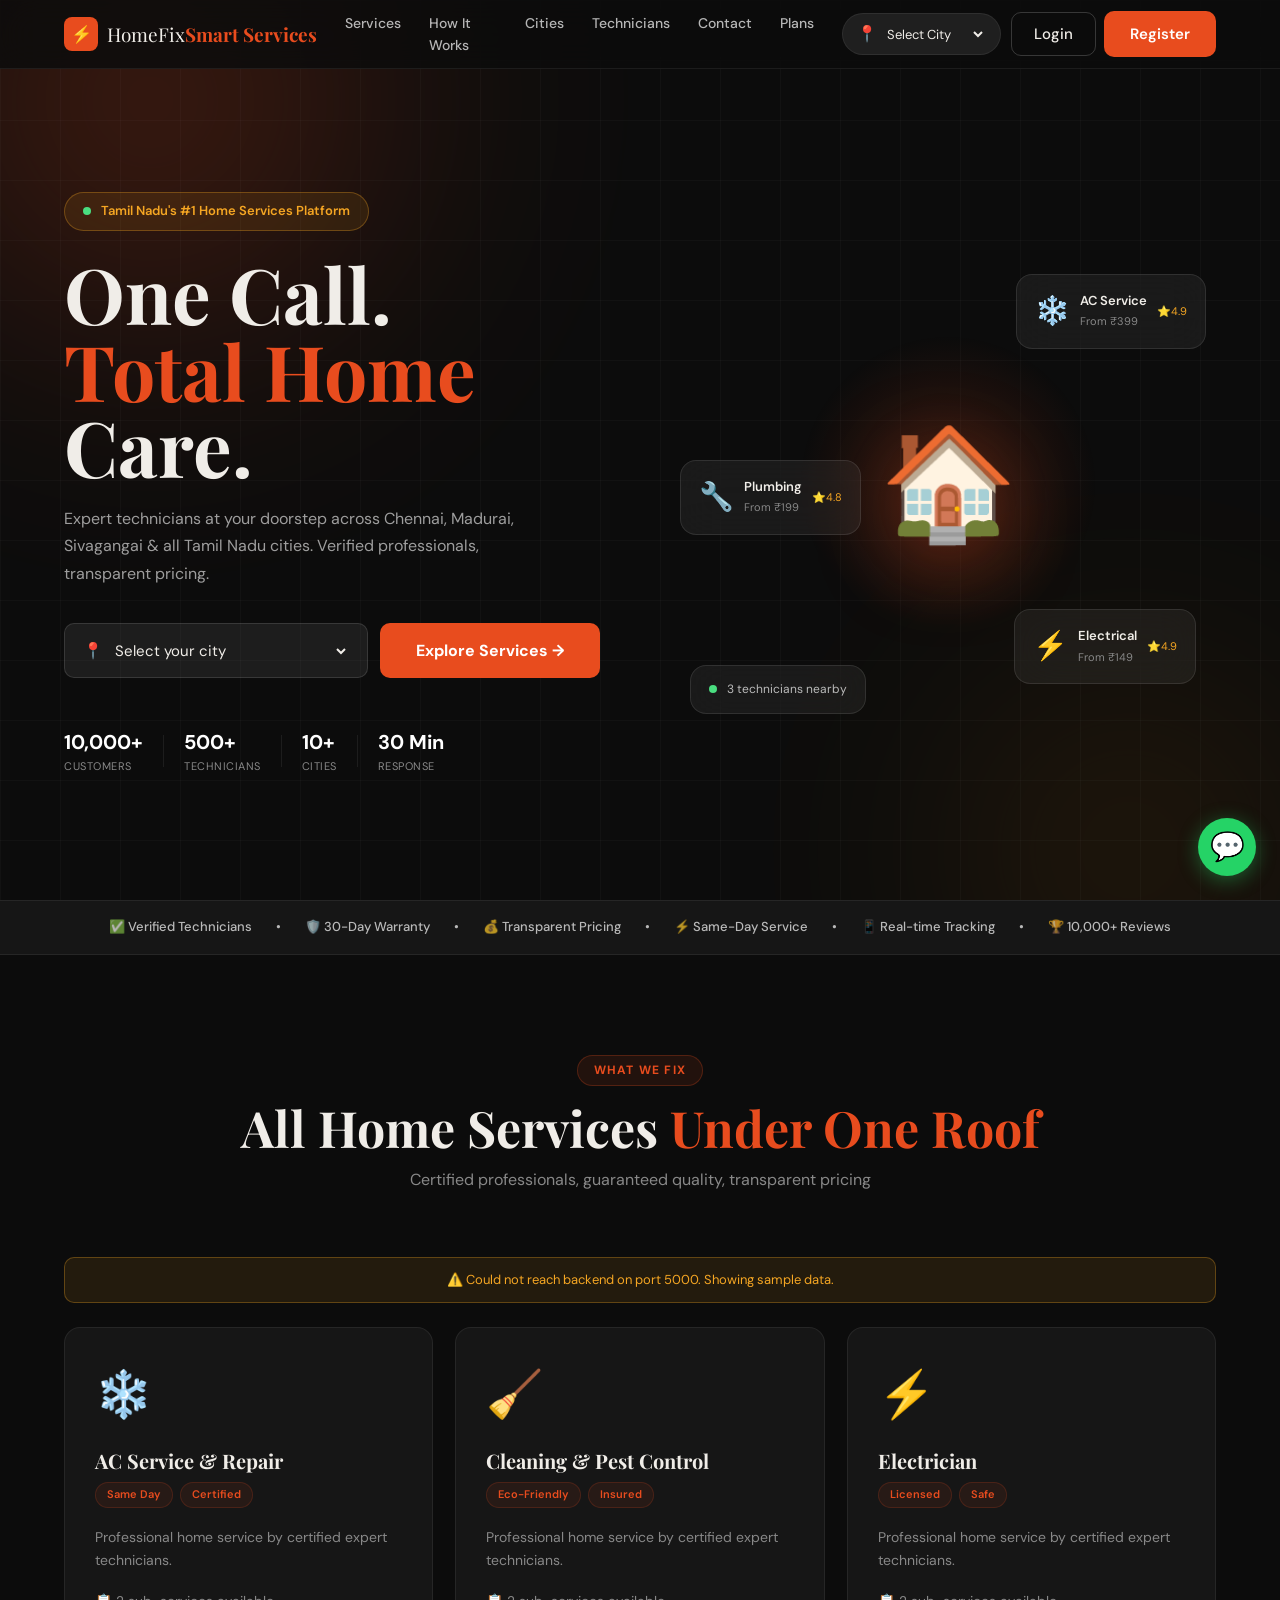
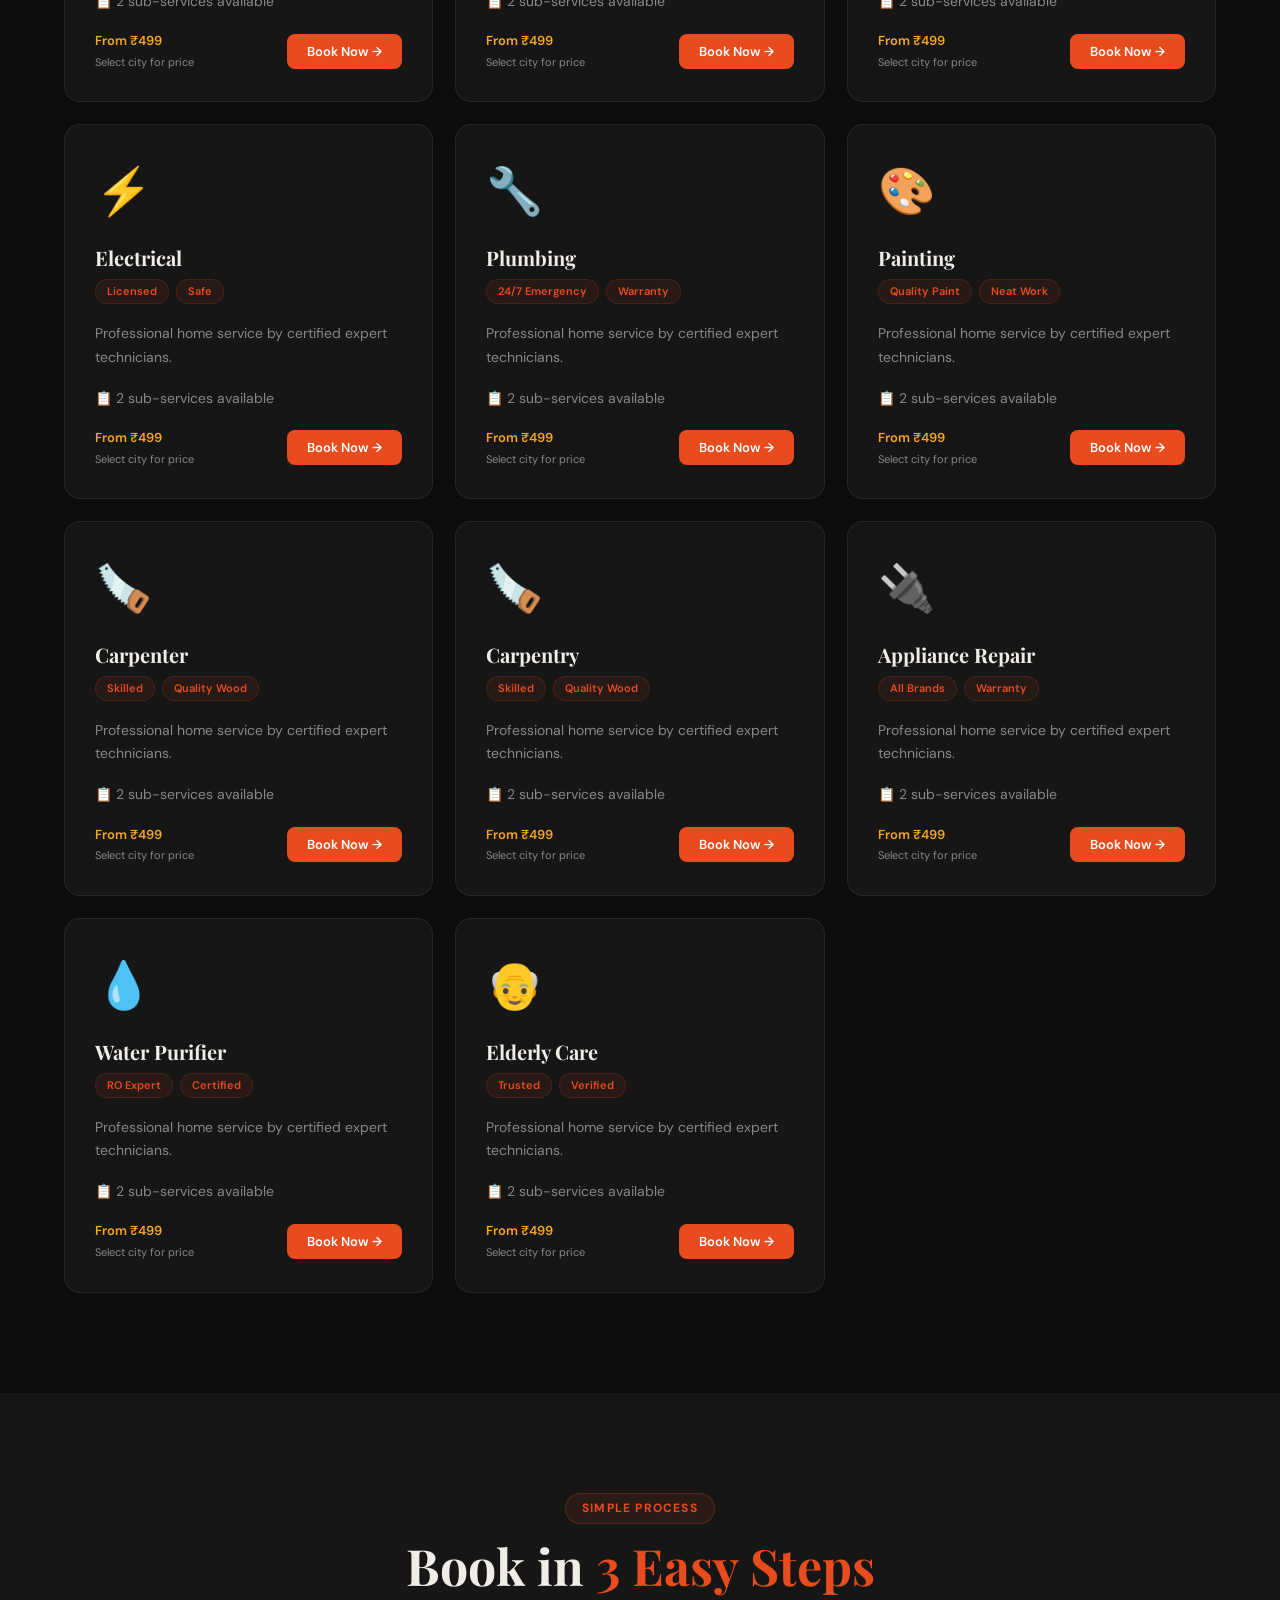
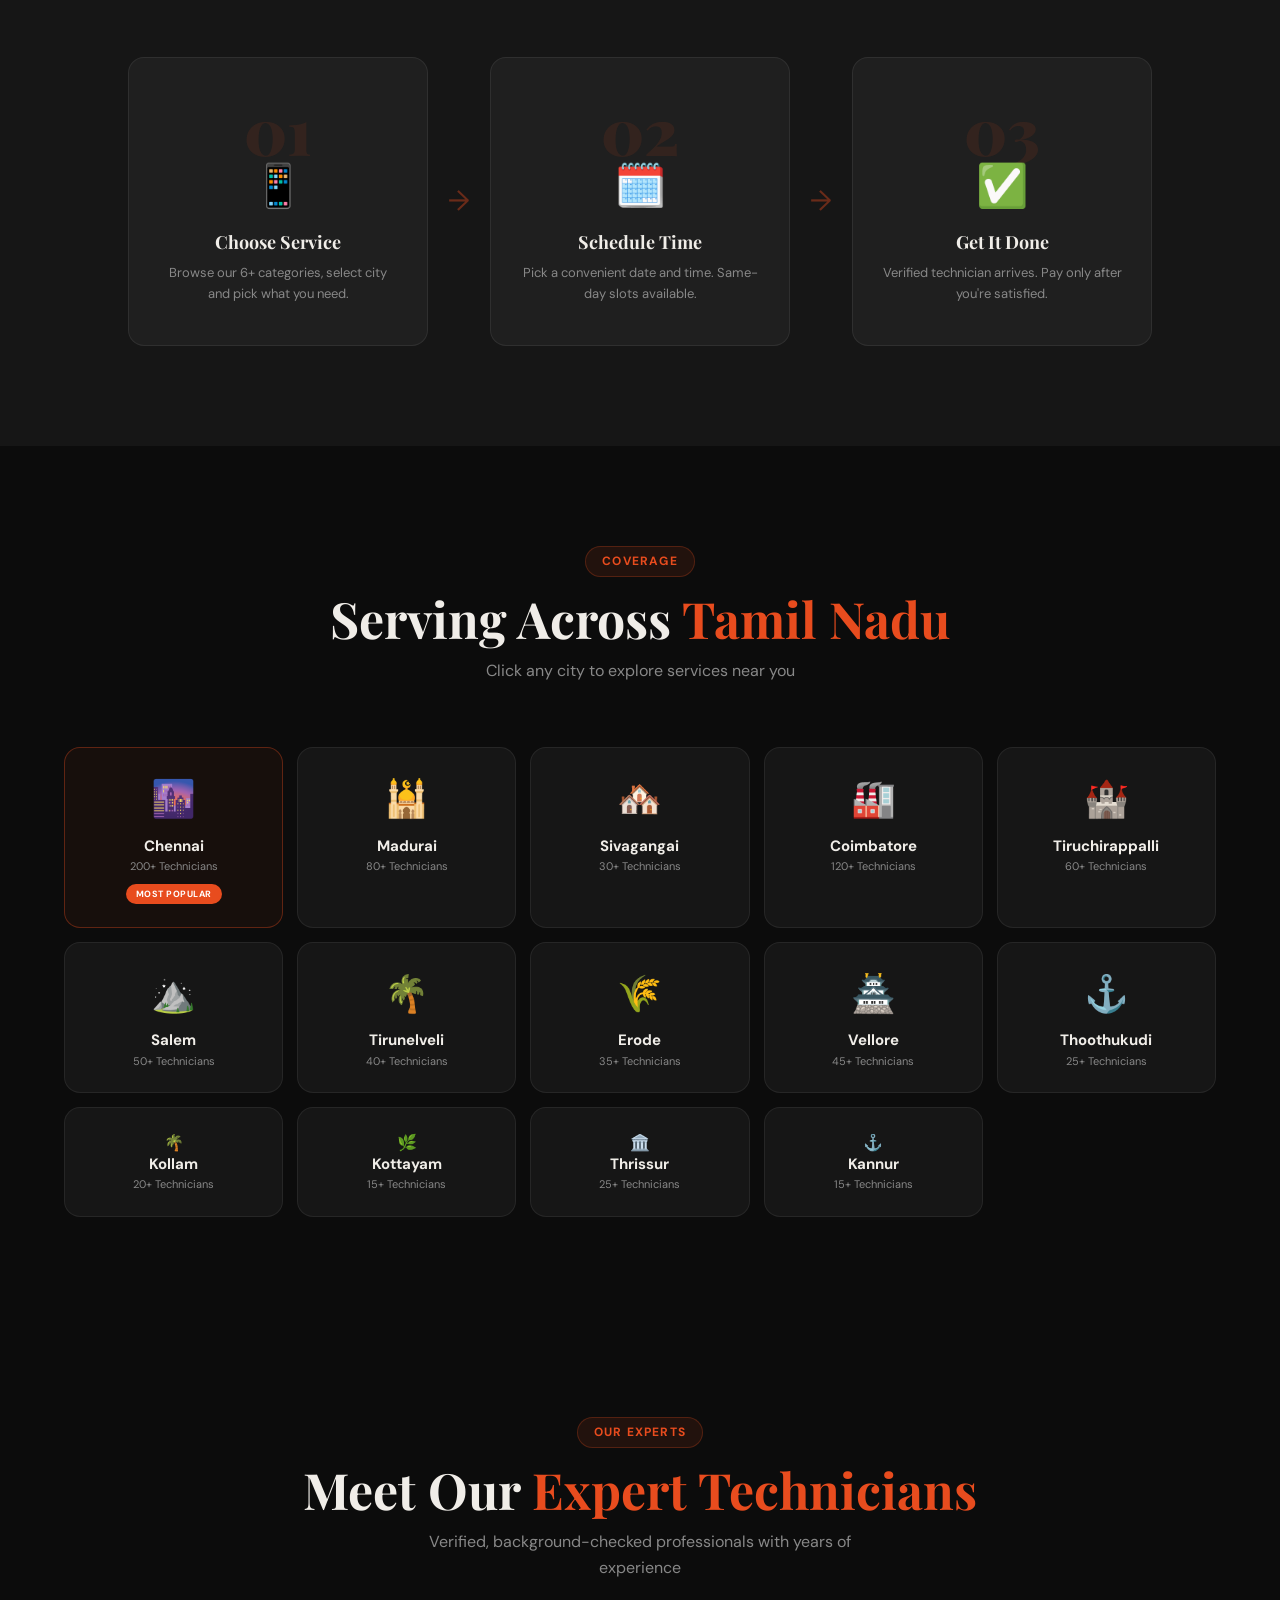
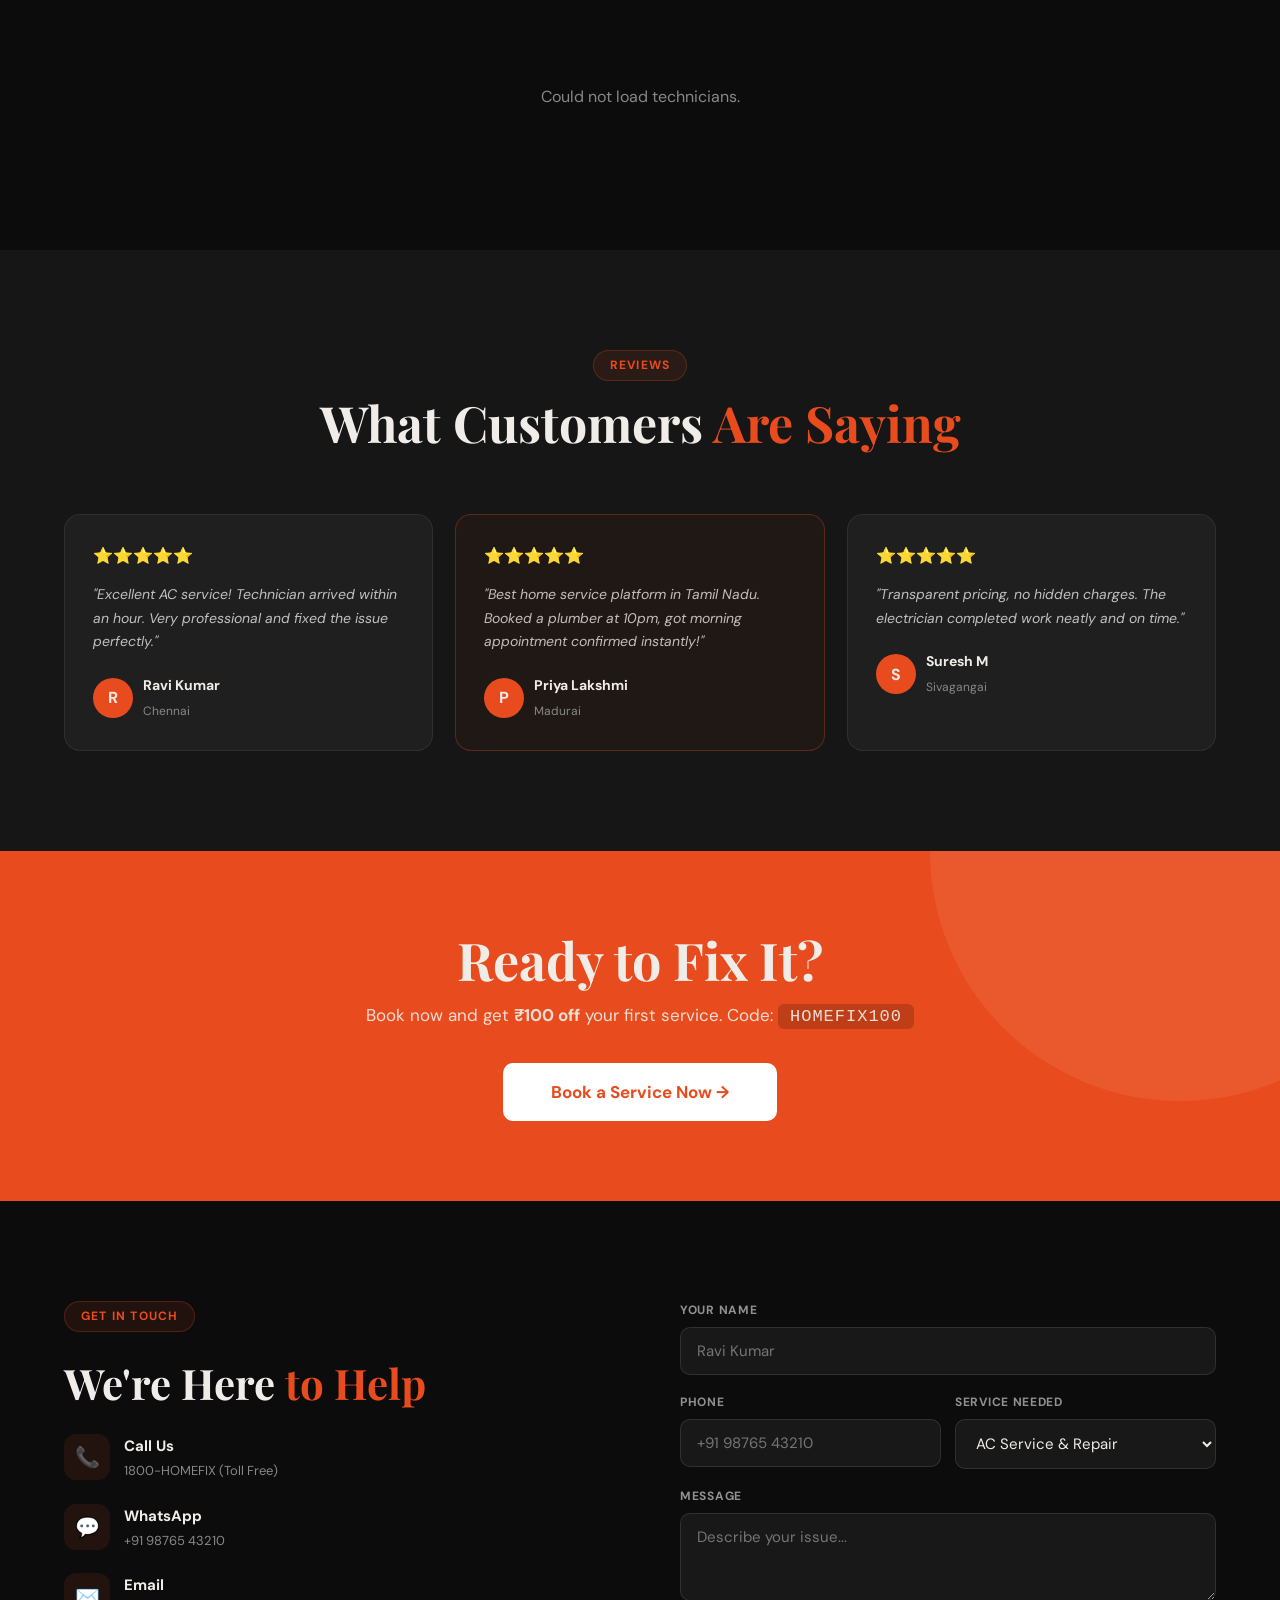
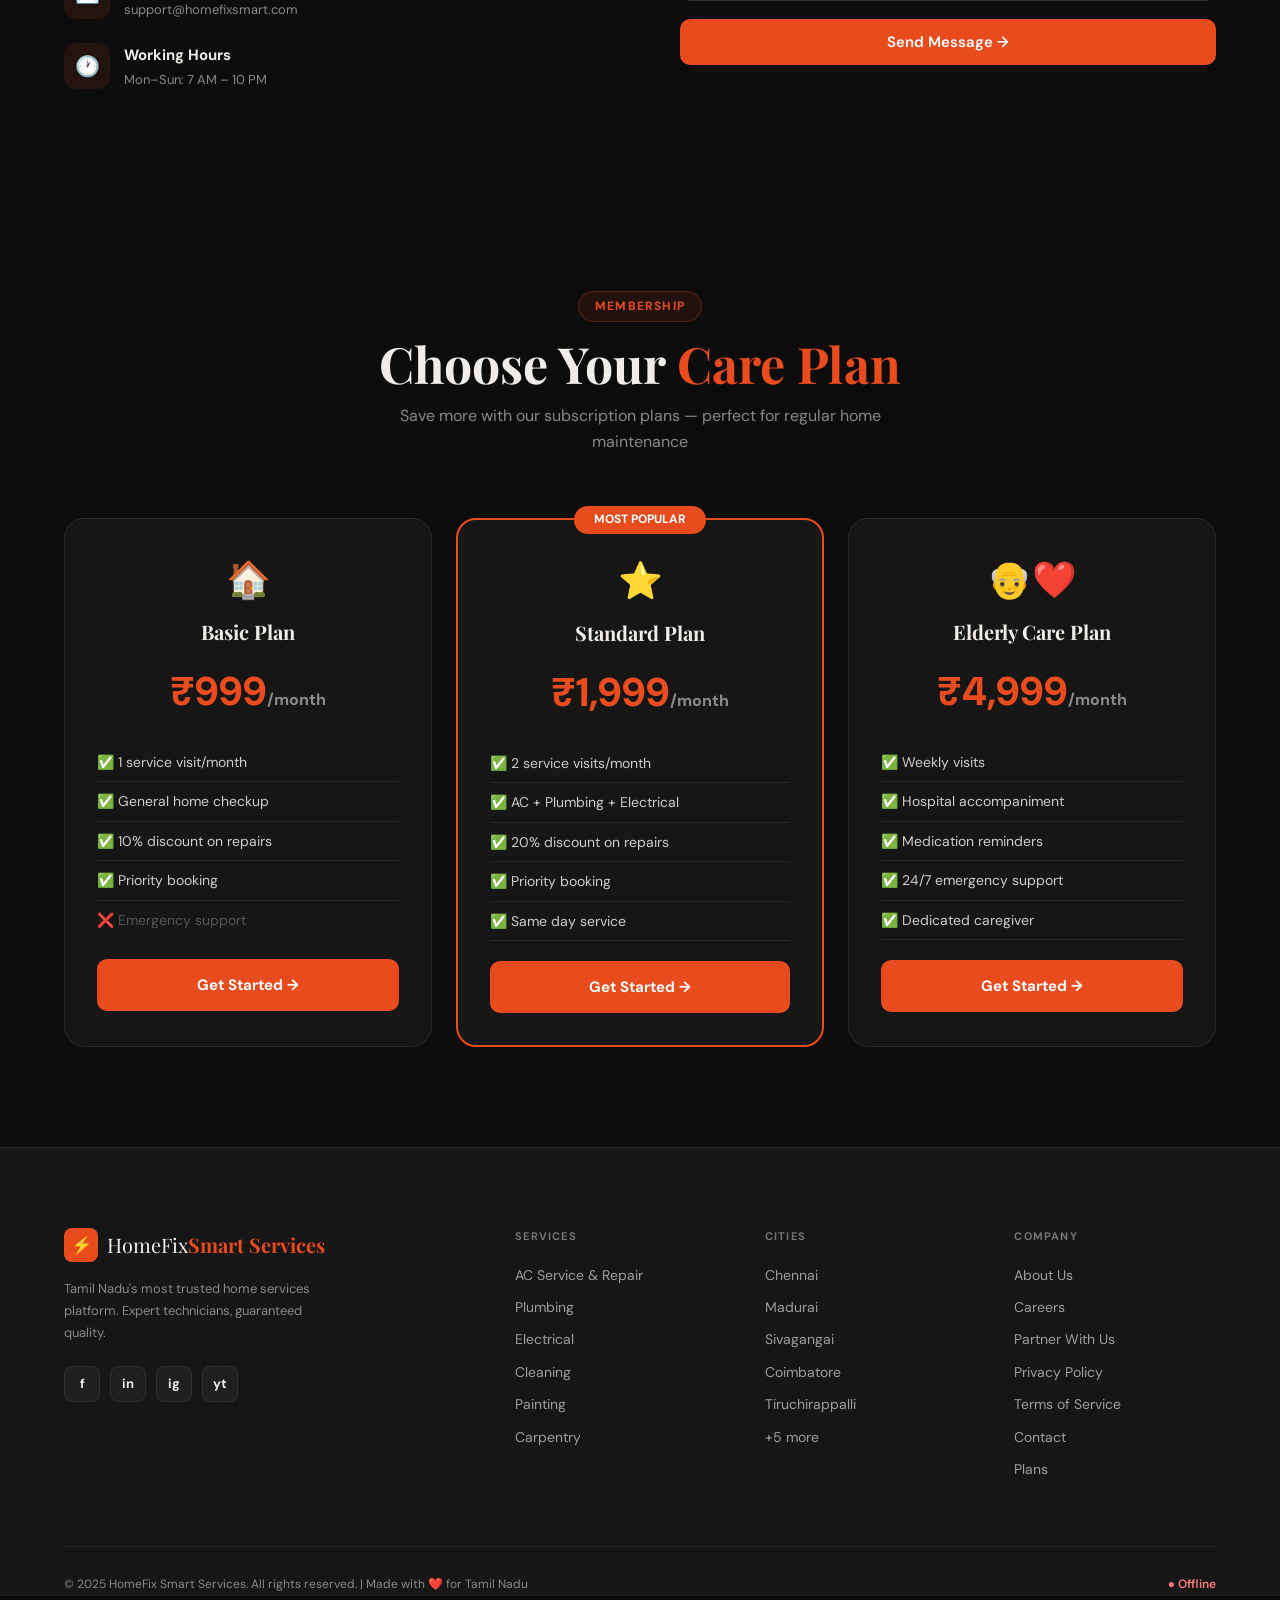
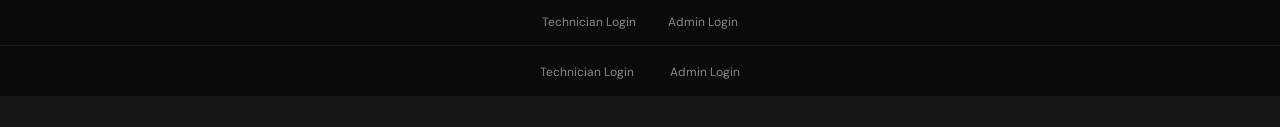
<file: index.html>
<!DOCTYPE html>
<html lang="en">
<head>
  <meta charset="UTF-8"/>
  <meta name="viewport" content="width=device-width, initial-scale=1.0"/>
  <title>HomeFix Smart Services  One Call. Total Home Care.</title>
  <link rel="preconnect" href="https://fonts.googleapis.com"/>
  <link href="https://fonts.googleapis.com/css2?family=Playfair+Display:wght@700;900&family=DM+Sans:opsz,wght@9..40,300;9..40,400;9..40,500;9..40,600;9..40,700&display=swap" rel="stylesheet"/>
  <link rel="stylesheet" href="styles.css"/>
</head>
<body>

<!-- AUTH MODAL -->
<div id="authModal" class="modal-overlay hidden" onclick="handleOverlayClick(event,'authModal')">
  <div class="modal-box">
    <button class="modal-close" onclick="closeAuth()">✕</button>
    <div class="auth-tabs">
      <button class="auth-tab active" id="tabLogin" onclick="switchTab('login')">Login</button>
      <button class="auth-tab" id="tabRegister" onclick="switchTab('register')">Register</button>
    </div>
    <form id="loginForm" class="auth-form" onsubmit="handleLogin(event)">
      <h2>Welcome Back</h2>
      <p class="auth-sub">Sign in to manage your bookings</p>
      <div class="field-group">
        <label>Email Address</label>
        <input type="email" id="loginEmail" placeholder="you@example.com" required/>
      </div>
      <div class="field-group">
        <label>Password</label>
        <input type="password" id="loginPassword" placeholder="••••••••" required/>
      </div>
      <div id="loginError" class="form-error hidden"></div>
      <button type="submit" class="btn-primary full" id="loginBtn">Sign In</button>
      <p class="auth-switch">Don't have an account? <a href="#" onclick="switchTab('register');return false;">Register free</a></p>
    </form>
    <form id="registerForm" class="auth-form hidden" onsubmit="handleRegister(event)">
      <h2>Create Account</h2>
      <p class="auth-sub">Join thousands of happy homeowners</p>
      <div class="field-group">
        <label>Full Name</label>
        <input type="text" id="regName" placeholder="Ravi Kumar" required/>
      </div>
      <div class="field-row">
        <div class="field-group">
          <label>Email</label>
          <input type="email" id="regEmail" placeholder="ravi@example.com" required/>
        </div>
        <div class="field-group">
          <label>Phone</label>
          <input type="tel" id="regPhone" placeholder="+91 98765 43210" required/>
        </div>
      </div>
      <div class="field-group">
        <label>Full Address</label>
        <input type="text" id="regAddress" placeholder="Door No, Street, City" required/>
      </div>
      <div class="field-group">
        <label>Password</label>
        <input type="password" id="regPassword" placeholder="Minimum 6 characters" required/>
      </div>
      <div id="regError" class="form-error hidden"></div>
      <button type="submit" class="btn-primary full" id="registerBtn">Create Account</button>
      <p class="auth-switch">Already registered? <a href="#" onclick="switchTab('login');return false;">Sign in</a></p>
    </form>
  </div>
</div>

<!-- BOOKING MODAL -->
<div id="bookingModal" class="modal-overlay hidden" onclick="handleOverlayClick(event,'bookingModal')">
  <div class="modal-box booking-box">
    <button class="modal-close" onclick="closeBooking()">✕</button>
    <div id="bookingStep1" class="booking-step">
      <div class="booking-header">
        <span id="bookingServiceIcon" class="booking-svc-icon">🔧</span>
        <div>
          <h2 id="bookingServiceName">Book Service</h2>
          <p class="auth-sub" id="bookingServiceDesc">Select requirements below</p>
        </div>
      </div>
      <div class="field-group">
        <label>Choose Sub-Service <span class="req">*</span></label>
        <div id="subServiceList" class="sub-service-grid"></div>
      </div>
      <div class="price-pill hidden" id="priceDisplay">
        Estimated Price: <strong id="priceValue">₹0</strong>
      </div>
      <div class="field-row">
        <div class="field-group">
          <label>City <span class="req">*</span></label>
          <select id="bookCity" required>
            <option value="">Select city</option>
            <option>Chennai</option><option>Madurai</option><option>Sivagangai</option>
            <option>Coimbatore</option><option>Tiruchirappalli</option><option>Salem</option>
            <option>Tirunelveli</option><option>Erode</option><option>Vellore</option><option>Thoothukudi</option><option>Kollam</option><option>Kottayam</option><option>Thrissur</option><option>Kannur</option>
          </select>
        </div>
        <div class="field-group">
          <label>Area / Locality</label>
          <input type="text" id="bookArea" placeholder="Anna Nagar, T.Nagar..."/>
        </div>
      </div>
      <div class="field-row">
        <div class="field-group">
          <label>Date <span class="req">*</span></label>
          <input type="date" id="bookDate" required/>
        </div>
        <div class="field-group">
          <label>Time Slot <span class="req">*</span></label>
          <select id="bookTime" required>
            <option value="">Select slot</option>
            <option>09:00 AM</option><option>10:00 AM</option><option>11:00 AM</option>
            <option>12:00 PM</option><option>02:00 PM</option><option>03:00 PM</option>
            <option>04:00 PM</option><option>05:00 PM</option><option>06:00 PM</option>
          </select>
        </div>
      </div>
      <div class="field-group">
        <label>Service Address <span class="req">*</span></label>
        <textarea id="bookAddress" rows="2" placeholder="Full address where service is needed..." required></textarea>
      </div>
      <div class="field-group">
        <label>Special Notes</label>
        <textarea id="bookNotes" rows="2" placeholder="Any specific issues or requirements..."></textarea>
      </div>
      <div id="bookError" class="form-error hidden"></div>
      <button class="btn-primary full" id="confirmBookBtn" onclick="submitBooking()">Confirm Booking →</button>
    </div>
    <div id="bookingSuccess" class="booking-step hidden text-center">
      <div class="success-wrap">
        <div class="success-ring"></div>
        <div class="success-check">✓</div>
      </div>
      <h2>Booking Confirmed! 🎉</h2>
      <p class="auth-sub">Our technician will contact you within 30 minutes.</p>
      <div class="booking-confirm-card" id="bookingConfirmCard"></div>
          <a id="chatBtn" href="#" style="display:none;background:#e84c1e;color:#fff;padding:12px 24px;border-radius:10px;text-decoration:none;font-weight:700;font-size:14px;margin-top:16px;display:inline-block">💬 Chat with Technician</a>
      <div style="display:flex;gap:12px;justify-content:center;margin-top:20px;">
        <button class="btn-primary" onclick="openMyBookings()">View Bookings</button>
        <button class="btn-ghost" onclick="closeBooking()">Done</button>
      </div>
    </div>
  </div>
</div>

<!-- MY BOOKINGS MODAL -->
<div id="bookingsModal" class="modal-overlay hidden" onclick="handleOverlayClick(event,'bookingsModal')">
  <div class="modal-box bookings-box">
    <button class="modal-close" onclick="document.getElementById('bookingsModal').classList.add('hidden')">✕</button>
    <h2>My Bookings</h2>
    <p class="auth-sub" style="margin-bottom:24px">Your complete service history</p>
    <div id="bookingsList"></div>
  </div>
</div>

<!-- NAVBAR -->
<nav class="navbar" id="navbar">
  <div class="nav-inner">
    <a href="#home" class="nav-logo">
      <div class="logo-mark">⚡</div>
      <span>HomeFix<strong>Smart Services</strong></span>
    </a>
    <div class="nav-links">
      <a href="#services">Services</a>
      <a href="#how">How It Works</a>
      <a href="#cities">Cities</a>
      <a href="#technicians">Technicians</a>
      <a href="#contact">Contact</a>
      <a href="#plans">Plans</a>
    </div>
    <div class="nav-actions">
      <div class="city-pill">
        <span>📍</span>
        <select id="globalCity" onchange="syncCity(this.value)">
          <option value="">Select City</option>
          <option>Chennai</option><option>Madurai</option><option>Sivagangai</option>
          <option>Coimbatore</option><option>Tiruchirappalli</option><option>Salem</option>
          <option>Tirunelveli</option><option>Erode</option><option>Vellore</option><option>Thoothukudi</option><option>Kollam</option><option>Kottayam</option><option>Thrissur</option><option>Kannur</option>
        </select>
      </div>
      <div id="authButtons" class="auth-btn-group">
        <button class="btn-ghost" onclick="openAuth('login')">Login</button>
        <button class="btn-primary" onclick="openAuth('register')">Register</button>
      </div>
      <div id="userMenu" class="user-menu hidden">
        <div class="user-avatar-btn">
          <div class="user-avatar" id="userAvatar">?</div>
          <span id="userGreeting"></span>
          <span class="dropdown-arrow">▾</span>
        </div>
        <div class="user-dropdown">
          <button onclick="openMyBookings()">📋 My Bookings</button>
          <button onclick="logout()">🚪 Logout</button>
        </div>
      </div>
    </div>
    <button class="hamburger" onclick="toggleMobile()">☰</button>
  </div>
  <div id="mobileMenu" class="mobile-menu hidden">
    <a href="#services" onclick="toggleMobile()">Services</a>
    <a href="#how" onclick="toggleMobile()">How It Works</a>
    <a href="#cities" onclick="toggleMobile()">Cities</a>
    <a href="#contact" onclick="toggleMobile()">Contact</a>
    <div class="mobile-auth" id="mobileAuth">
      <button class="btn-ghost" onclick="openAuth('login');toggleMobile()">Login</button>
      <button class="btn-primary" onclick="openAuth('register');toggleMobile()">Register</button>
    </div>
    <div class="mobile-auth hidden" id="mobileUser">
      <button class="btn-ghost" onclick="openMyBookings();toggleMobile()">📋 My Bookings</button>
      <button class="btn-ghost" onclick="logout()">🚪 Logout</button>
    </div>
  </div>
</nav>

<!-- HERO -->
<section id="home" class="hero">
  <div class="hero-bg">
    <div class="orb orb1"></div>
    <div class="orb orb2"></div>
    <div class="hero-grid-pattern"></div>
  </div>
  <div class="hero-layout">
    <div class="hero-left">
      <div class="hero-badge"><span class="live-dot"></span> Tamil Nadu's #1 Home Services Platform</div>
      <h1 class="hero-title">One Call.<br/><em>Total Home</em><br/>Care.</h1>
      <p class="hero-sub">Expert technicians at your doorstep across Chennai, Madurai, Sivagangai & all Tamil Nadu cities. Verified professionals, transparent pricing.</p>
      <div class="hero-cta-row">
        <div class="hero-city-wrap">
          <span>📍</span>
          <select id="heroCity" class="hero-city-select" onchange="syncCityFromHero(this.value)">
            <option value="">Select your city</option>
            <option>Chennai</option><option>Madurai</option><option>Sivagangai</option>
            <option>Coimbatore</option><option>Tiruchirappalli</option><option>Salem</option>
            <option>Tirunelveli</option><option>Erode</option><option>Vellore</option><option>Thoothukudi</option><option>Kollam</option><option>Kottayam</option><option>Thrissur</option><option>Kannur</option>
          </select>
        </div>
        <button class="btn-hero" onclick="goToServices()">Explore Services →</button>
      </div>
      <div class="hero-stats">
        <div class="stat-item"><strong>10,000+</strong><span>Customers</span></div>
        <div class="stat-sep"></div>
        <div class="stat-item"><strong>500+</strong><span>Technicians</span></div>
        <div class="stat-sep"></div>
        <div class="stat-item"><strong>10+</strong><span>Cities</span></div>
        <div class="stat-sep"></div>
        <div class="stat-item"><strong>30 Min</strong><span>Response</span></div>
      </div>
    </div>
    <div class="hero-right">
      <div class="hero-visual">
        <div class="visual-glow"></div>
        <div class="visual-home">🏠</div>
        <div class="float-card fc1"><span>❄️</span><div><strong>AC Service</strong><small>From ₹399</small></div><span class="fc-star">⭐4.9</span></div>
        <div class="float-card fc2"><span>🔧</span><div><strong>Plumbing</strong><small>From ₹199</small></div><span class="fc-star">⭐4.8</span></div>
        <div class="float-card fc3"><span>⚡</span><div><strong>Electrical</strong><small>From ₹149</small></div><span class="fc-star">⭐4.9</span></div>
        <div class="float-card fc4"><div class="live-dot"></div><span>3 technicians nearby</span></div>
      </div>
    </div>
  </div>
</section>

<!-- TRUST BAR -->
<div class="trust-bar">
  <div class="trust-items">
    <span>✅ Verified Technicians</span><span class="dot">•</span>
    <span>🛡️ 30-Day Warranty</span><span class="dot">•</span>
    <span>💰 Transparent Pricing</span><span class="dot">•</span>
    <span>⚡ Same-Day Service</span><span class="dot">•</span>
    <span>📱 Real-time Tracking</span><span class="dot">•</span>
    <span>🏆 10,000+ Reviews</span>
  </div>
</div>

<!-- SERVICES -->
<section id="services" class="section">
  <div class="container">
    <div class="section-head">
      <div class="section-tag">What We Fix</div>
      <h2>All Home Services <span class="accent">Under One Roof</span></h2>
      <p>Certified professionals, guaranteed quality, transparent pricing</p>
    </div>
    <div id="apiStatus" class="api-status hidden"></div>
    <div id="servicesGrid" class="services-grid">
      <div style="grid-column:1/-1;text-align:center;padding:80px 0">
        <div class="spinner"></div>
        <p style="margin-top:16px;color:#888">Loading services from database...</p>
      </div>
    </div>
  </div>
</section>

<!-- HOW IT WORKS -->
<section id="how" class="section dark-section">
  <div class="container">
    <div class="section-head">
      <div class="section-tag">Simple Process</div>
      <h2>Book in <span class="accent">3 Easy Steps</span></h2>
    </div>
    <div class="steps-row">
      <div class="step-card"><div class="step-num">01</div><div class="step-ico">📱</div><h3>Choose Service</h3><p>Browse our 6+ categories, select city and pick what you need.</p></div>
      <div class="step-arr">→</div>
      <div class="step-card"><div class="step-num">02</div><div class="step-ico">🗓️</div><h3>Schedule Time</h3><p>Pick a convenient date and time. Same-day slots available.</p></div>
      <div class="step-arr">→</div>
      <div class="step-card"><div class="step-num">03</div><div class="step-ico">✅</div><h3>Get It Done</h3><p>Verified technician arrives. Pay only after you're satisfied.</p></div>
    </div>
  </div>
</section>

<!-- CITIES -->
<section id="cities" class="section">
  <div class="container">
    <div class="section-head">
      <div class="section-tag">Coverage</div>
      <h2>Serving Across <span class="accent">Tamil Nadu</span></h2>
      <p>Click any city to explore services near you</p>
    </div>
    <div class="cities-grid">
      <div class="city-card big-city" onclick="pickCity('Chennai')"><div class="city-ico">🌆</div><div><h3>Chennai</h3><p>200+ Technicians</p><span class="city-badge">Most Popular</span></div></div>
      <div class="city-card" onclick="pickCity('Madurai')"><div class="city-ico">🕌</div><div><h3>Madurai</h3><p>80+ Technicians</p></div></div>
      <div class="city-card" onclick="pickCity('Sivagangai')"><div class="city-ico">🏘️</div><div><h3>Sivagangai</h3><p>30+ Technicians</p></div></div>
      <div class="city-card" onclick="pickCity('Coimbatore')"><div class="city-ico">🏭</div><div><h3>Coimbatore</h3><p>120+ Technicians</p></div></div>
      <div class="city-card" onclick="pickCity('Tiruchirappalli')"><div class="city-ico">🏰</div><div><h3>Tiruchirappalli</h3><p>60+ Technicians</p></div></div>
      <div class="city-card" onclick="pickCity('Salem')"><div class="city-ico">⛰️</div><div><h3>Salem</h3><p>50+ Technicians</p></div></div>
      <div class="city-card" onclick="pickCity('Tirunelveli')"><div class="city-ico">🌴</div><div><h3>Tirunelveli</h3><p>40+ Technicians</p></div></div>
      <div class="city-card" onclick="pickCity('Erode')"><div class="city-ico">🌾</div><div><h3>Erode</h3><p>35+ Technicians</p></div></div>
      <div class="city-card" onclick="pickCity('Vellore')"><div class="city-ico">🏯</div><div><h3>Vellore</h3><p>45+ Technicians</p></div></div>
      <div class="city-card" onclick="pickCity('Thoothukudi')"><div class="city-ico">⚓</div><div><h3>Thoothukudi</h3><p>25+ Technicians</p></div></div>
        <div class="city-card" onclick="pickCity('Kollam')">
          <div class="city-icon">🌴</div>
          <h3>Kollam</h3>
          <p>20+ Technicians</p>
        </div>
        <div class="city-card" onclick="pickCity('Kottayam')">
          <div class="city-icon">🌿</div>
          <h3>Kottayam</h3>
          <p>15+ Technicians</p>
        </div>
        <div class="city-card" onclick="pickCity('Thrissur')">
          <div class="city-icon">🏛️</div>
          <h3>Thrissur</h3>
          <p>25+ Technicians</p>
        </div>
        <div class="city-card" onclick="pickCity('Kannur')">
          <div class="city-icon">⚓</div>
          <h3>Kannur</h3>
          <p>15+ Technicians</p>
        </div>
    </div>
  </div>
</section>

<!-- TECHNICIANS -->
<section id="technicians" class="section">
  <div class="container">
    <div class="section-head">
      <div class="section-tag">Our Experts</div>
      <h2>Meet Our <span class="accent">Expert Technicians</span></h2>
      <p>Verified, background-checked professionals with years of experience</p>
    </div>
    <div id="techniciansGrid" class="technicians-grid">
      <div style="grid-column:1/-1;text-align:center;padding:60px 0">
        <div class="spinner"></div>
        <p style="margin-top:14px;color:#888">Loading technicians...</p>
      </div>
    </div>
  </div>
</section>

<!-- REVIEWS -->
<section class="section dark-section">
  <div class="container">
    <div class="section-head">
      <div class="section-tag">Reviews</div>
      <h2>What Customers <span class="accent">Are Saying</span></h2>
    </div>
    <div class="reviews-grid">
      <div class="review-card"><div class="rstars">⭐⭐⭐⭐⭐</div><p>"Excellent AC service! Technician arrived within an hour. Very professional and fixed the issue perfectly."</p><div class="reviewer"><div class="rav">R</div><div><strong>Ravi Kumar</strong><small>Chennai</small></div></div></div>
      <div class="review-card featured-review"><div class="rstars">⭐⭐⭐⭐⭐</div><p>"Best home service platform in Tamil Nadu. Booked a plumber at 10pm, got morning appointment confirmed instantly!"</p><div class="reviewer"><div class="rav">P</div><div><strong>Priya Lakshmi</strong><small>Madurai</small></div></div></div>
      <div class="review-card"><div class="rstars">⭐⭐⭐⭐⭐</div><p>"Transparent pricing, no hidden charges. The electrician completed work neatly and on time."</p><div class="reviewer"><div class="rav">S</div><div><strong>Suresh M</strong><small>Sivagangai</small></div></div></div>
    </div>
  </div>
</section>

<!-- CTA -->
<section class="cta-section">
  <div class="cta-inner">
    <h2>Ready to Fix It?</h2>
    <p>Book now and get <strong>₹100 off</strong> your first service. Code: <span class="coupon">HOMEFIX100</span></p>
    <button class="btn-cta" onclick="goToServices()">Book a Service Now →</button>
  </div>
</section>

<!-- CONTACT -->
<section id="contact" class="section">
  <div class="container">
    <div class="contact-layout">
      <div class="contact-left">
        <div class="section-tag">Get In Touch</div>
        <h2>We're Here <span class="accent">to Help</span></h2>
        <div class="contact-list">
          <div class="ci"><div class="ci-ico">📞</div><div><strong>Call Us</strong><p>1800-HOMEFIX (Toll Free)</p></div></div>
          <div class="ci"><div class="ci-ico">💬</div><div><strong>WhatsApp</strong><p>+91 98765 43210</p></div></div>
          <div class="ci"><div class="ci-ico">✉️</div><div><strong>Email</strong><p>support@homefixsmart.com</p></div></div>
          <div class="ci"><div class="ci-ico">🕐</div><div><strong>Working Hours</strong><p>Mon–Sun: 7 AM – 10 PM</p></div></div>
        </div>
      </div>
      <form class="contact-form" onsubmit="submitContact(event)">
        <div class="field-group"><label>Your Name</label><input type="text" id="cName" placeholder="Ravi Kumar" required/></div>
        <div class="field-row">
          <div class="field-group"><label>Phone</label><input type="tel" id="cPhone" placeholder="+91 98765 43210" required/></div>
          <div class="field-group"><label>Service Needed</label>
            <select id="cService"><option>AC Service & Repair</option><option>Plumbing</option><option>Electrical</option><option>Cleaning</option><option>Painting</option><option>Carpentry</option></select>
          </div>
        </div>
        <div class="field-group"><label>Message</label><textarea id="cMsg" rows="3" placeholder="Describe your issue..."></textarea></div>
        <button type="submit" class="btn-primary full">Send Message →</button>
        <div id="contactSuccess" class="form-success hidden">✅ We'll call you within 30 minutes!</div>
      </form>
    </div>
  </div>
</section>

<!-- FOOTER -->

<!-- SUBSCRIPTION PLANS -->
<section class="section" id="plans">
  <div class="container">
    <div class="section-head">
      <div class="section-tag">Membership</div>
      <h2>Choose Your <span class="accent">Care Plan</span></h2>
      <p>Save more with our subscription plans — perfect for regular home maintenance</p>
    </div>
    <div style="display:grid;grid-template-columns:repeat(auto-fit,minmax(280px,1fr));gap:24px;margin-top:40px">
      
      <!-- Basic Plan -->
      <div style="background:#161616;border:1px solid #2a2a2a;border-radius:20px;padding:32px;text-align:center;transition:transform .3s" onmouseover="this.style.transform='translateY(-8px)'" onmouseout="this.style.transform='translateY(0)'">
        <div style="font-size:36px;margin-bottom:12px">🏠</div>
        <h3 style="font-size:20px;font-weight:700;margin-bottom:8px">Basic Plan</h3>
        <div style="font-size:40px;font-weight:800;color:#e84c1e;margin:16px 0">₹999<span style="font-size:16px;color:#888">/month</span></div>
        <ul style="list-style:none;text-align:left;margin:20px 0;color:#ccc;font-size:14px">
          <li style="padding:8px 0;border-bottom:1px solid #2a2a2a">✅ 1 service visit/month</li>
          <li style="padding:8px 0;border-bottom:1px solid #2a2a2a">✅ General home checkup</li>
          <li style="padding:8px 0;border-bottom:1px solid #2a2a2a">✅ 10% discount on repairs</li>
          <li style="padding:8px 0;border-bottom:1px solid #2a2a2a">✅ Priority booking</li>
          <li style="padding:8px 0;color:#555">❌ Emergency support</li>
        </ul>
        <a href="https://wa.me/919876543210?text=Hi%20HomeFix!%20I%20want%20the%20Basic%20Plan%20-%20%E2%82%B9999/month" target="_blank" style="display:block;background:#e84c1e;color:#fff;padding:14px;border-radius:10px;text-decoration:none;font-weight:700;font-size:15px">Get Started →</a>
      </div>

      <!-- Standard Plan -->
      <div style="background:#161616;border:2px solid #e84c1e;border-radius:20px;padding:32px;text-align:center;position:relative;transition:transform .3s" onmouseover="this.style.transform='translateY(-8px)'" onmouseout="this.style.transform='translateY(0)'">
        <div style="position:absolute;top:-14px;left:50%;transform:translateX(-50%);background:#e84c1e;color:#fff;padding:4px 20px;border-radius:100px;font-size:12px;font-weight:700">MOST POPULAR</div>
        <div style="font-size:36px;margin-bottom:12px">⭐</div>
        <h3 style="font-size:20px;font-weight:700;margin-bottom:8px">Standard Plan</h3>
        <div style="font-size:40px;font-weight:800;color:#e84c1e;margin:16px 0">₹1,999<span style="font-size:16px;color:#888">/month</span></div>
        <ul style="list-style:none;text-align:left;margin:20px 0;color:#ccc;font-size:14px">
          <li style="padding:8px 0;border-bottom:1px solid #2a2a2a">✅ 2 service visits/month</li>
          <li style="padding:8px 0;border-bottom:1px solid #2a2a2a">✅ AC + Plumbing + Electrical</li>
          <li style="padding:8px 0;border-bottom:1px solid #2a2a2a">✅ 20% discount on repairs</li>
          <li style="padding:8px 0;border-bottom:1px solid #2a2a2a">✅ Priority booking</li>
          <li style="padding:8px 0;border-bottom:1px solid #2a2a2a">✅ Same day service</li>
        </ul>
        <a href="https://wa.me/919876543210?text=Hi%20HomeFix!%20I%20want%20the%20Standard%20Plan%20-%20%E2%82%B91999/month" target="_blank" style="display:block;background:#e84c1e;color:#fff;padding:14px;border-radius:10px;text-decoration:none;font-weight:700;font-size:15px">Get Started →</a>
      </div>

      <!-- Premium Elderly Care Plan -->
      <div style="background:#161616;border:1px solid #2a2a2a;border-radius:20px;padding:32px;text-align:center;transition:transform .3s" onmouseover="this.style.transform='translateY(-8px)'" onmouseout="this.style.transform='translateY(0)'">
        <div style="font-size:36px;margin-bottom:12px">👴❤️</div>
        <h3 style="font-size:20px;font-weight:700;margin-bottom:8px">Elderly Care Plan</h3>
        <div style="font-size:40px;font-weight:800;color:#e84c1e;margin:16px 0">₹4,999<span style="font-size:16px;color:#888">/month</span></div>
        <ul style="list-style:none;text-align:left;margin:20px 0;color:#ccc;font-size:14px">
          <li style="padding:8px 0;border-bottom:1px solid #2a2a2a">✅ Weekly visits</li>
          <li style="padding:8px 0;border-bottom:1px solid #2a2a2a">✅ Hospital accompaniment</li>
          <li style="padding:8px 0;border-bottom:1px solid #2a2a2a">✅ Medication reminders</li>
          <li style="padding:8px 0;border-bottom:1px solid #2a2a2a">✅ 24/7 emergency support</li>
          <li style="padding:8px 0;border-bottom:1px solid #2a2a2a">✅ Dedicated caregiver</li>
        </ul>
        <a href="https://wa.me/919876543210?text=Hi%20HomeFix!%20I%20want%20the%20Elderly%20Care%20Plan%20-%20%E2%82%B94999/month" target="_blank" style="display:block;background:#e84c1e;color:#fff;padding:14px;border-radius:10px;text-decoration:none;font-weight:700;font-size:15px">Get Started →</a>
      </div>

    </div>
  </div>
</section>
<footer class="footer">
  <div class="container">
    <div class="footer-grid">
      <div class="footer-brand">
        <div class="nav-logo" style="font-size:20px;margin-bottom:16px"><div class="logo-mark">⚡</div><span>HomeFix<strong>Smart Services</strong></span></div>
        <p>Tamil Nadu's most trusted home services platform. Expert technicians, guaranteed quality.</p>
        <div class="socials"><a href="#" class="soc">f</a><a href="#" class="soc">in</a><a href="#" class="soc">ig</a><a href="#" class="soc">yt</a></div>
      </div>
      <div class="footer-col"><h4>Services</h4><a href="#services">AC Service & Repair</a><a href="#services">Plumbing</a><a href="#services">Electrical</a><a href="#services">Cleaning</a><a href="#services">Painting</a><a href="#services">Carpentry</a></div>
      <div class="footer-col"><h4>Cities</h4><a href="#cities">Chennai</a><a href="#cities">Madurai</a><a href="#cities">Sivagangai</a><a href="#cities">Coimbatore</a><a href="#cities">Tiruchirappalli</a><a href="#cities">+5 more</a></div>
      <div class="footer-col"><h4>Company</h4><a href="#">About Us</a><a href="#">Careers</a><a href="#">Partner With Us</a><a href="#">Privacy Policy</a><a href="#">Terms of Service</a><a href="#contact">Contact</a>
      <a href="#plans">Plans</a></div>
    </div>
    <div class="footer-bottom">
      <p>© 2025 HomeFix Smart Services. All rights reserved. | Made with ❤️ for Tamil Nadu</p>
      <div class="api-live" id="apiLive">● Live</div>
    </div>
  </div>

  <div style="background:#0a0a0a;padding:12px;text-align:center;border-top:1px solid #1a1a1a"><a href="/technician.html" style="color:#888;font-size:12px;margin:0 16px;text-decoration:none">Technician Login</a><a href="/admin.html" style="color:#888;font-size:12px;margin:0 16px;text-decoration:none">Admin Login</a></div>
  <div style="background:#0a0a0a;padding:12px;text-align:center;border-top:1px solid #1a1a1a">
    <a href="/technician.html" style="color:#888;font-size:12px;margin:0 16px;text-decoration:none">Technician Login</a>
    <a href="/admin.html" style="color:#888;font-size:12px;margin:0 16px;text-decoration:none">Admin Login</a>
  </div>
</footer>

<div id="toast" class="toast hidden"></div>
<script src="app.js"></script>

<!-- WhatsApp Float Button -->
<a href="https://wa.me/919876543210?text=Hi%20HomeFix!%20I%20need%20a%20home%20service." 
   target="_blank"
   style="position:fixed;bottom:24px;right:24px;background:#25D366;color:#fff;width:58px;height:58px;border-radius:50%;display:flex;align-items:center;justify-content:center;font-size:28px;text-decoration:none;box-shadow:0 4px 20px rgba(37,211,102,.4);z-index:9999;transition:transform .2s"
   onmouseover="this.style.transform='scale(1.1)'"
   onmouseout="this.style.transform='scale(1)'"
   title="Chat on WhatsApp">
  💬
</a>
</body>
</html>
</file>
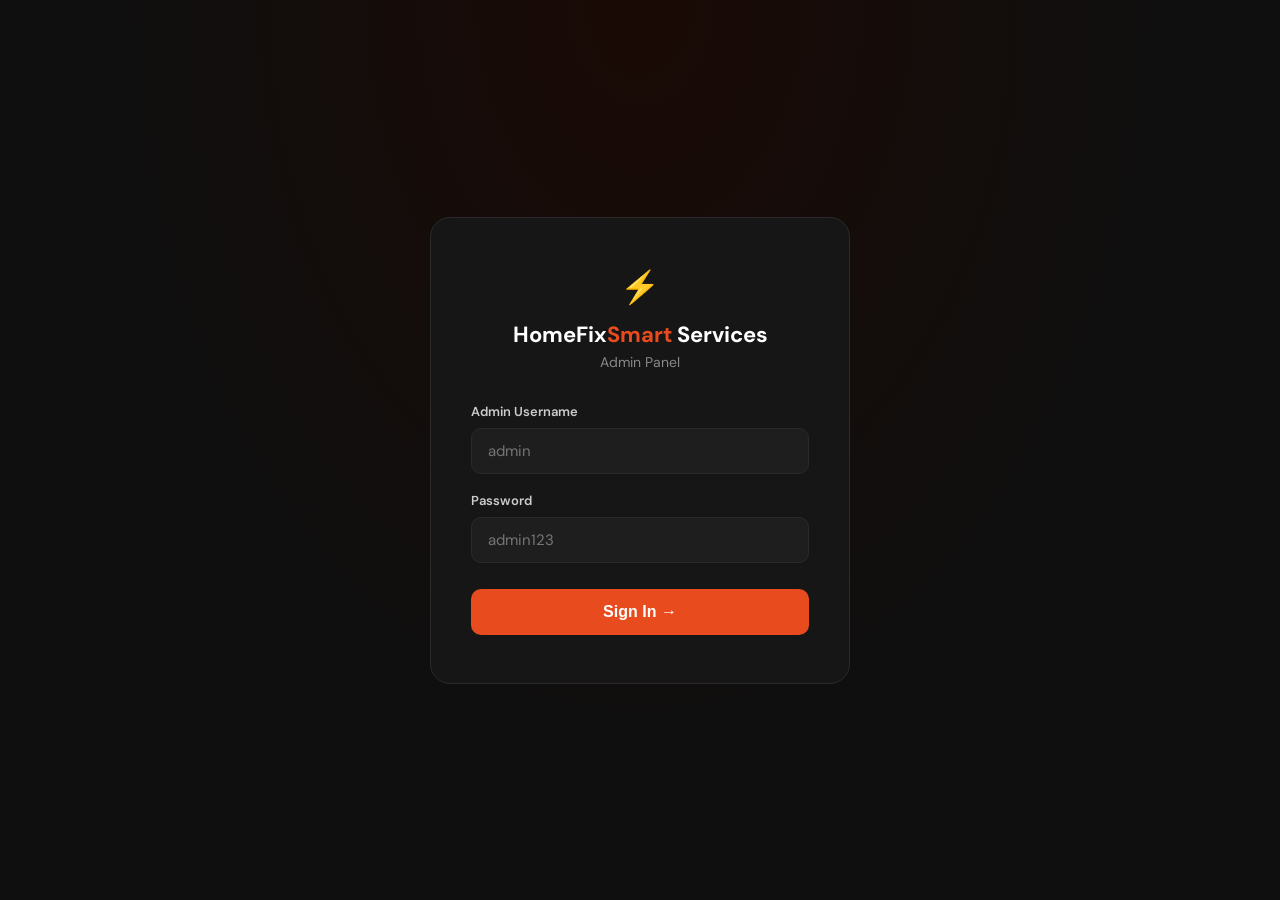
<file: admin.html>
<!DOCTYPE html>
<html lang="en">
<head>
<meta charset="UTF-8"/>
<meta name="viewport" content="width=device-width, initial-scale=1.0"/>
<title>HomeFix Smart Services — Admin Panel</title>
<link href="https://fonts.googleapis.com/css2?family=DM+Sans:wght@400;500;600;700&display=swap" rel="stylesheet"/>
<style>
*{margin:0;padding:0;box-sizing:border-box}
:root{--red:#e84c1e;--dark:#0f0f0f;--dark2:#161616;--dark3:#1e1e1e;--border:#2a2a2a;--muted:#888;--gold:#f59e0b}
body{font-family:'DM Sans',sans-serif;background:var(--dark);color:#fff;min-height:100vh}

/* LOGIN */
.login-page{min-height:100vh;display:flex;align-items:center;justify-content:center;padding:20px;background:radial-gradient(ellipse at top,#1a0a05 0%,var(--dark) 60%)}
.login-box{background:var(--dark2);border:1px solid var(--border);border-radius:20px;padding:48px 40px;width:100%;max-width:420px}
.login-logo{text-align:center;margin-bottom:32px}
.login-logo span{font-size:32px}
.login-logo h1{font-size:22px;font-weight:700;margin-top:12px}
.login-logo h1 strong{color:var(--red)}
.login-logo p{color:var(--muted);font-size:14px;margin-top:4px}
.form-group{margin-bottom:18px}
.form-group label{display:block;font-size:13px;font-weight:600;margin-bottom:8px;color:#ccc}
.form-group input{width:100%;background:var(--dark3);border:1px solid var(--border);border-radius:10px;padding:12px 16px;color:#fff;font-size:15px;font-family:'DM Sans',sans-serif;outline:none;transition:border .2s}
.form-group input:focus{border-color:var(--red)}
.login-btn{width:100%;background:var(--red);color:#fff;border:none;border-radius:10px;padding:14px;font-size:16px;font-weight:700;cursor:pointer;margin-top:8px}
.err{background:rgba(232,76,30,.1);border:1px solid rgba(232,76,30,.3);color:#ff7f50;padding:10px 14px;border-radius:8px;font-size:13px;margin-bottom:16px;display:none}

/* DASHBOARD */
.dashboard{display:none}
.topbar{background:var(--dark2);border-bottom:1px solid var(--border);padding:0 24px;height:64px;display:flex;align-items:center;justify-content:space-between;position:sticky;top:0;z-index:100}
.topbar-logo{font-size:18px;font-weight:700}
.topbar-logo strong{color:var(--red)}
.admin-badge{background:rgba(232,76,30,.1);border:1px solid rgba(232,76,30,.2);color:var(--red);padding:4px 12px;border-radius:100px;font-size:12px;font-weight:600;margin-left:10px}
.logout-btn{background:var(--dark3);border:1px solid var(--border);color:#fff;padding:8px 16px;border-radius:8px;cursor:pointer;font-size:13px;font-family:'DM Sans',sans-serif}

/* LAYOUT */
.layout{display:flex;min-height:calc(100vh - 64px)}
.sidebar{width:220px;background:var(--dark2);border-right:1px solid var(--border);padding:20px 0;flex-shrink:0;position:sticky;top:64px;height:calc(100vh - 64px);overflow-y:auto}
.nav-item{display:flex;align-items:center;gap:10px;padding:12px 20px;cursor:pointer;font-size:14px;font-weight:500;color:var(--muted);transition:all .2s;border-left:3px solid transparent}
.nav-item:hover{color:#fff;background:rgba(255,255,255,.05)}
.nav-item.active{color:#fff;background:rgba(232,76,30,.1);border-left-color:var(--red)}
.nav-item .icon{font-size:18px;width:24px;text-align:center}
.main{flex:1;padding:28px;overflow-x:hidden}

/* STATS */
.stats-grid{display:grid;grid-template-columns:repeat(4,1fr);gap:16px;margin-bottom:28px}
.stat-card{background:var(--dark2);border:1px solid var(--border);border-radius:14px;padding:22px;display:flex;align-items:center;gap:16px}
.stat-icon{font-size:32px;width:56px;height:56px;display:flex;align-items:center;justify-content:center;border-radius:12px}
.stat-icon.red{background:rgba(232,76,30,.1)}
.stat-icon.green{background:rgba(74,222,128,.1)}
.stat-icon.blue{background:rgba(96,165,250,.1)}
.stat-icon.gold{background:rgba(245,158,11,.1)}
.stat-info strong{font-size:26px;font-weight:700;display:block}
.stat-info span{font-size:13px;color:var(--muted)}

/* SECTION */
.section-header{display:flex;align-items:center;justify-content:space-between;margin-bottom:18px}
.section-title{font-size:18px;font-weight:700}
.refresh-btn{background:var(--dark3);border:1px solid var(--border);color:#fff;padding:8px 16px;border-radius:8px;cursor:pointer;font-size:13px;font-family:'DM Sans',sans-serif}
.refresh-btn:hover{border-color:var(--red);color:var(--red)}

/* TABLE */
.table-wrap{background:var(--dark2);border:1px solid var(--border);border-radius:14px;overflow:hidden;margin-bottom:24px}
table{width:100%;border-collapse:collapse}
th{background:var(--dark3);padding:12px 16px;text-align:left;font-size:12px;text-transform:uppercase;letter-spacing:.5px;color:var(--muted);font-weight:600}
td{padding:14px 16px;border-top:1px solid var(--border);font-size:14px;vertical-align:middle}
tr:hover td{background:rgba(255,255,255,.02)}

/* STATUS */
.status-badge{padding:4px 12px;border-radius:100px;font-size:12px;font-weight:700}
.status-pending{background:rgba(245,158,11,.1);color:var(--gold)}
.status-confirmed{background:rgba(96,165,250,.1);color:#60a5fa}
.status-on_the_way{background:rgba(168,85,247,.1);color:#a855f7}
.status-completed{background:rgba(74,222,128,.1);color:#4ade80}
.status-cancelled{background:rgba(239,68,68,.1);color:#ef4444}

/* ASSIGN BTN */
.assign-btn{background:rgba(232,76,30,.1);color:var(--red);border:1px solid rgba(232,76,30,.3);padding:6px 14px;border-radius:8px;font-size:12px;cursor:pointer;font-family:'DM Sans',sans-serif;font-weight:600}
.assign-btn:hover{background:var(--red);color:#fff}

/* FILTER TABS */
.filter-tabs{display:flex;gap:8px;margin-bottom:16px;flex-wrap:wrap}
.filter-tab{background:var(--dark3);border:1px solid var(--border);color:var(--muted);padding:7px 16px;border-radius:100px;font-size:13px;cursor:pointer;font-family:'DM Sans',sans-serif}
.filter-tab.active{background:var(--red);border-color:var(--red);color:#fff}

/* PAGE SECTIONS */
.page{display:none}
.page.active{display:block}

/* MODAL */
.modal-overlay{position:fixed;inset:0;background:rgba(0,0,0,.7);z-index:200;display:none;align-items:center;justify-content:center;padding:20px}
.modal-overlay.open{display:flex}
.modal{background:var(--dark2);border:1px solid var(--border);border-radius:16px;padding:32px;width:100%;max-width:440px}
.modal h3{font-size:18px;font-weight:700;margin-bottom:20px}
.modal select{width:100%;background:var(--dark3);border:1px solid var(--border);border-radius:10px;padding:12px 16px;color:#fff;font-size:14px;font-family:'DM Sans',sans-serif;outline:none;margin-bottom:16px}
.modal-btns{display:flex;gap:10px}
.modal-btns button{flex:1;padding:12px;border-radius:10px;font-size:14px;font-weight:600;cursor:pointer;font-family:'DM Sans',sans-serif;border:none}
.btn-primary{background:var(--red);color:#fff}
.btn-secondary{background:var(--dark3);color:#fff;border:1px solid var(--border)!important}

.empty{text-align:center;padding:40px;color:var(--muted)}
.loading{text-align:center;padding:40px;color:var(--muted)}

/* TOAST */
.toast{position:fixed;bottom:24px;right:24px;background:var(--dark2);border:1px solid var(--border);padding:14px 20px;border-radius:12px;font-size:14px;z-index:9999;display:none}
.toast.success{border-color:rgba(74,222,128,.4);color:#4ade80}
.toast.error{border-color:rgba(239,68,68,.4);color:#ef4444}

@media(max-width:768px){
  .sidebar{display:none}
  .stats-grid{grid-template-columns:repeat(2,1fr)}
  table{font-size:12px}
  td,th{padding:10px 8px}
}
</style>
</head>
<body>

<!-- LOGIN -->
<div class="login-page" id="loginPage">
  <div class="login-box">
    <div class="login-logo">
      <span>⚡</span>
      <h1>HomeFix<strong>Smart</strong> Services</h1>
      <p>Admin Panel</p>
    </div>
    <div class="err" id="loginErr"></div>
    <div class="form-group">
      <label>Admin Username</label>
      <input type="text" id="adminUser" placeholder="admin"/>
    </div>
    <div class="form-group">
      <label>Password</label>
      <input type="password" id="adminPass" placeholder="admin123"/>
    </div>
    <button class="login-btn" onclick="adminLogin()">Sign In →</button>
  </div>
</div>

<!-- DASHBOARD -->
<div class="dashboard" id="dashboard">
  <div class="topbar">
    <div style="display:flex;align-items:center">
      <div class="topbar-logo">⚡ HomeFix<strong>Smart</strong></div>
      <div class="admin-badge">Admin Panel</div>
    </div>
    <button class="logout-btn" onclick="adminLogout()">Logout</button>
  </div>

  <div class="layout">
    <!-- Sidebar -->
    <div class="sidebar">
      <div class="nav-item active" onclick="showPage('dashboard',this)"><span class="icon">📊</span> Dashboard</div>
      <div class="nav-item" onclick="showPage('bookings',this)"><span class="icon">📋</span> Bookings</div>
      <div class="nav-item" onclick="showPage('technicians',this)"><span class="icon">👷</span> Technicians</div>
      <div class="nav-item" onclick="showPage('customers',this)"><span class="icon">👥</span> Customers</div>
      <div class="nav-item" onclick="showPage('services',this)"><span class="icon">🔧</span> Services</div>
      <div class="nav-item" onclick="showPage('addtech',this)"><span class="icon">➕</span> Add Technician</div>
    </div>

    <!-- Main Content -->
    <div class="main">

      <!-- DASHBOARD PAGE -->
      <div class="page active" id="page-dashboard">
        <div class="stats-grid" id="statsGrid">
          <div class="stat-card"><div class="stat-icon red">📋</div><div class="stat-info"><strong id="totalBookings">0</strong><span>Total Bookings</span></div></div>
          <div class="stat-card"><div class="stat-icon green">💰</div><div class="stat-info"><strong id="totalRevenue">₹0</strong><span>Total Revenue</span></div></div>
          <div class="stat-card"><div class="stat-icon blue">👥</div><div class="stat-info"><strong id="totalCustomers">0</strong><span>Customers</span></div></div>
          <div class="stat-card"><div class="stat-icon gold">👷</div><div class="stat-info"><strong id="totalTechs">0</strong><span>Technicians</span></div></div>
        </div>

        <div class="section-header">
          <div class="section-title">📋 Recent Bookings</div>
          <button class="refresh-btn" onclick="loadDashboard()">🔄 Refresh</button>
        </div>
        <div class="table-wrap">
          <table>
            <thead><tr><th>Booking ID</th><th>Service</th><th>Customer</th><th>City</th><th>Date</th><th>Amount</th><th>Status</th></tr></thead>
            <tbody id="recentBookings"><tr><td colspan="7" class="loading">Loading...</td></tr></tbody>
          </table>
        </div>
      </div>

      <!-- BOOKINGS PAGE -->
      <div class="page" id="page-bookings">
        <div class="section-header">
          <div class="section-title">📋 All Bookings</div>
          <button class="refresh-btn" onclick="loadBookings()">🔄 Refresh</button>
        </div>
        <div class="filter-tabs">
          <button class="filter-tab active" onclick="filterBookings('all',this)">All</button>
          <button class="filter-tab" onclick="filterBookings('pending',this)">Pending</button>
          <button class="filter-tab" onclick="filterBookings('confirmed',this)">Confirmed</button>
          <button class="filter-tab" onclick="filterBookings('on_the_way',this)">On The Way</button>
          <button class="filter-tab" onclick="filterBookings('completed',this)">Completed</button>
          <button class="filter-tab" onclick="filterBookings('cancelled',this)">Cancelled</button>
        </div>
        <div class="table-wrap">
          <table>
            <thead><tr><th>ID</th><th>Service</th><th>Sub-Service</th><th>City</th><th>Date</th><th>Amount</th><th>Status</th><th>Action</th></tr></thead>
            <tbody id="allBookings"><tr><td colspan="8" class="loading">Loading...</td></tr></tbody>
          </table>
        </div>
      </div>

      <!-- TECHNICIANS PAGE -->
      <div class="page" id="page-technicians">
        <div class="section-header">
          <div class="section-title">👷 All Technicians</div>
          <button class="refresh-btn" onclick="loadTechnicians()">🔄 Refresh</button>
        </div>
        <div class="table-wrap">
          <table>
            <thead><tr><th>Name</th><th>Specialization</th><th>City</th><th>Experience</th><th>Jobs Done</th><th>Rating</th><th>Status</th></tr></thead>
            <tbody id="techniciansList"><tr><td colspan="7" class="loading">Loading...</td></tr></tbody>
          </table>
        </div>
      </div>

      <!-- CUSTOMERS PAGE -->
      <div class="page" id="page-customers">
        <div class="section-header">
          <div class="section-title">👥 All Customers</div>
          <button class="refresh-btn" onclick="loadCustomers()">🔄 Refresh</button>
        </div>
        <div class="table-wrap">
          <table>
            <thead><tr><th>Name</th><th>Email</th><th>Phone</th><th>Address</th><th>Joined</th></tr></thead>
            <tbody id="customersList"><tr><td colspan="5" class="loading">Loading...</td></tr></tbody>
          </table>
        </div>
      </div>

      <!-- SERVICES PAGE -->
      <div class="page" id="page-services">
        <div class="section-header">
          <div class="section-title">🔧 All Services</div>
          <button class="refresh-btn" onclick="loadServices()">🔄 Refresh</button>
        </div>
        <div class="table-wrap">
          <table>
            <thead><tr><th>Service</th><th>Category</th><th>Base Price</th><th>Sub-Services</th><th>Status</th></tr></thead>
            <tbody id="servicesList"><tr><td colspan="5" class="loading">Loading...</td></tr></tbody>
          </table>
        </div>
      
      
  </div>
</div>

      <!-- ADD TECHNICIAN PAGE -->
      <div class="page" id="page-addtech">
        <div class="section-header">
          <div class="section-title">➕ Add New Technician</div>
        </div>
        <div style="background:var(--dark2);border:1px solid var(--border);border-radius:14px;padding:28px;max-width:500px">
          <div style="margin-bottom:16px">
            <label style="display:block;font-size:13px;font-weight:600;margin-bottom:8px;color:#ccc">Full Name</label>
            <input type="text" id="techName" placeholder="Rajesh Kumar" style="width:100%;background:var(--dark3);border:1px solid var(--border);border-radius:10px;padding:12px 16px;color:#fff;font-size:14px;outline:none"/>
          </div>
          <div style="margin-bottom:16px">
            <label style="display:block;font-size:13px;font-weight:600;margin-bottom:8px;color:#ccc">Phone Number</label>
            <input type="text" id="techPhone" placeholder="+91 9876543210" style="width:100%;background:var(--dark3);border:1px solid var(--border);border-radius:10px;padding:12px 16px;color:#fff;font-size:14px;outline:none"/>
          </div>
          <div style="margin-bottom:16px">
            <label style="display:block;font-size:13px;font-weight:600;margin-bottom:8px;color:#ccc">City</label>
            <select id="techCity" style="width:100%;background:var(--dark3);border:1px solid var(--border);border-radius:10px;padding:12px 16px;color:#fff;font-size:14px;outline:none">
              <option>Chennai</option><option>Madurai</option><option>Coimbatore</option>
              <option>Tiruchirappalli</option><option>Salem</option><option>Tirunelveli</option>
              <option>Erode</option><option>Vellore</option><option>Thoothukudi</option><option>Sivagangai</option>
            </select>
          </div>
          <div style="margin-bottom:16px">
            <label style="display:block;font-size:13px;font-weight:600;margin-bottom:8px;color:#ccc">Specialization</label>
            <select id="techSpec" style="width:100%;background:var(--dark3);border:1px solid var(--border);border-radius:10px;padding:12px 16px;color:#fff;font-size:14px;outline:none">
              <option>AC Technician</option><option>Plumber</option><option>Electrician</option>
              <option>Cleaning Expert</option><option>Painter</option><option>Carpenter</option>
              <option>Appliance Repair</option><option>Water Purifier</option>
            </select>
          </div>
          <div style="margin-bottom:24px">
            <label style="display:block;font-size:13px;font-weight:600;margin-bottom:8px;color:#ccc">Experience</label>
            <input type="text" id="techExp" placeholder="3 years" style="width:100%;background:var(--dark3);border:1px solid var(--border);border-radius:10px;padding:12px 16px;color:#fff;font-size:14px;outline:none"/>
          </div>
          <div id="addTechErr" style="background:rgba(232,76,30,.1);border:1px solid rgba(232,76,30,.3);color:#ff7f50;padding:10px 14px;border-radius:8px;font-size:13px;margin-bottom:16px;display:none"></div>
          <div id="addTechSuccess" style="background:rgba(74,222,128,.1);border:1px solid rgba(74,222,128,.3);color:#4ade80;padding:10px 14px;border-radius:8px;font-size:13px;margin-bottom:16px;display:none"></div>
          <button onclick="addTechnician()" style="width:100%;background:var(--red);color:#fff;border:none;border-radius:10px;padding:14px;font-size:16px;font-weight:700;cursor:pointer">Add Technician →</button>
          <p style="color:var(--muted);font-size:12px;margin-top:12px;text-align:center">Default password: last 4 digits of phone number</p>
        </div>
      </div>

    </div>
  </div>
</div>

<!-- ASSIGN MODAL -->
<div class="modal-overlay" id="assignModal">
  <div class="modal">
    <h3>👷 Assign Technician</h3>
    <p style="color:#888;font-size:13px;margin-bottom:16px">Select a technician to assign to this booking</p>
    <select id="techSelect"></select>
    <div class="modal-btns">
      <button class="btn-secondary" onclick="closeModal()">Cancel</button>
      <button class="btn-primary" onclick="confirmAssign()">Assign →</button>
    </div>
  </div>
</div>

<div class="toast" id="toast"></div>

<script>
const API = 'https://hfix.in';



let ALL_BOOKINGS = [];
let ALL_TECHNICIANS = [];
let SELECTED_BOOKING_ID = null;
let BOOKING_FILTER = 'all';

// Auto login check
window.addEventListener('DOMContentLoaded', () => {
  if (localStorage.getItem('admin_logged') === 'true') showDashboard();
});

async function adminLogin() {
  const user = document.getElementById('adminUser').value.trim();
  const pass = document.getElementById('adminPass').value.trim();
  const err  = document.getElementById('loginErr');
  err.style.display = 'none';
  if (!user || !pass) {
    err.textContent = 'Please enter username and password';
    err.style.display = 'block';
    return;
  }
  try {
    const res = await fetch(`${API}/api/admin/login`, {
      method: 'POST',
      headers: { 'Content-Type': 'application/json' },
      body: JSON.stringify({ username: user, password: pass })
    });
    const data = await res.json();
    if (res.ok && data.token) {
      localStorage.setItem('admin_logged', 'true');
      localStorage.setItem('admin_token', data.token);
      showDashboard();
    } else {
      err.textContent = data.message || 'Invalid credentials';
      err.style.display = 'block';
    }
  } catch {
    err.textContent = 'Cannot connect to server';
    err.style.display = 'block';
  }
}

function adminLogout() {
  localStorage.removeItem('admin_logged');
  document.getElementById('dashboard').style.display = 'none';
  document.getElementById('loginPage').style.display = 'flex';
}

function showDashboard() {
  document.getElementById('loginPage').style.display = 'none';
  document.getElementById('dashboard').style.display = 'block';
  loadDashboard();
  loadTechnicians();
}

function showPage(page, el) {
  document.querySelectorAll('.page').forEach(p => p.classList.remove('active'));
  document.querySelectorAll('.nav-item').forEach(n => n.classList.remove('active'));
  document.getElementById('page-' + page).classList.add('active');
  el.classList.add('active');

  if (page === 'bookings')    loadBookings();
  if (page === 'technicians') loadTechnicians();
  if (page === 'customers')   loadCustomers();
  if (page === 'services')    loadServices();
}

async function loadDashboard() {
  try {
    const [bRes, tRes, uRes] = await Promise.all([
      fetch(`${API}/api/admin/bookings`),
      fetch(`${API}/api/technicians`),
      fetch(`${API}/api/admin/customers`)
    ]);
    const bookings    = await bRes.json();
    const technicians = await tRes.json();
    const customers   = await uRes.json();

    ALL_BOOKINGS    = Array.isArray(bookings)    ? bookings    : [];
    ALL_TECHNICIANS = Array.isArray(technicians) ? technicians : [];

    const revenue = ALL_BOOKINGS.filter(b => b.status === 'completed')
      .reduce((s, b) => s + (b.totalAmount || 0), 0);

    document.getElementById('totalBookings').textContent  = ALL_BOOKINGS.length;
    document.getElementById('totalRevenue').textContent   = '₹' + revenue.toLocaleString('en-IN');
    document.getElementById('totalCustomers').textContent = Array.isArray(customers) ? customers.length : 0;
    document.getElementById('totalTechs').textContent     = ALL_TECHNICIANS.length;

    // Recent 10 bookings
    const recent = ALL_BOOKINGS.slice(0, 10);
    document.getElementById('recentBookings').innerHTML = recent.length ? recent.map(b => `
      <tr>
        <td>#${String(b._id).slice(-6).toUpperCase()}</td>
        <td>${b.serviceId || 'N/A'}</td>
        <td>${b.userId || 'Customer'}</td>
        <td>${b.city || 'N/A'}</td>
        <td>${b.date || 'N/A'}</td>
        <td>₹${b.totalAmount || 0}</td>
        <td><span class="status-badge status-${b.status || 'pending'}">${b.status || 'pending'}</span></td>
      </tr>`).join('') : '<tr><td colspan="7" class="empty">No bookings yet</td></tr>';
  } catch (err) {
    console.error('Dashboard error:', err);
    showToast('Could not load dashboard data', 'error');
  }
}

async function loadBookings() {
  document.getElementById('allBookings').innerHTML = '<tr><td colspan="8" class="loading">Loading...</td></tr>';
  try {
    const res = await fetch(`${API}/api/admin/bookings`);
    ALL_BOOKINGS = await res.json();
    renderBookings(ALL_BOOKINGS);
  } catch {
    document.getElementById('allBookings').innerHTML = '<tr><td colspan="8" class="empty">Could not load bookings</td></tr>';
  }
}

function filterBookings(status, btn) {
  BOOKING_FILTER = status;
  document.querySelectorAll('.filter-tab').forEach(t => t.classList.remove('active'));
  btn.classList.add('active');
  const filtered = status === 'all' ? ALL_BOOKINGS : ALL_BOOKINGS.filter(b => b.status === status);
  renderBookings(filtered);
}

function renderBookings(bookings) {
  const tbody = document.getElementById('allBookings');
  if (!bookings.length) {
    tbody.innerHTML = '<tr><td colspan="8" class="empty">No bookings found</td></tr>';
    return;
  }
  tbody.innerHTML = bookings.map(b => `
    <tr>
      <td>#${String(b._id).slice(-6).toUpperCase()}</td>
      <td>${b.serviceId || 'N/A'}</td>
      <td>${b.subServiceId || 'N/A'}</td>
      <td>${b.city || 'N/A'}</td>
      <td>${b.date || 'N/A'} ${b.time || ''}</td>
      <td>₹${b.totalAmount || 0}</td>
      <td><span class="status-badge status-${b.status || 'pending'}">${b.status || 'pending'}</span></td>
      <td><button class="assign-btn" onclick="openAssign('${b._id}')">Assign Tech</button></td>
    </tr>`).join('');
}

async function loadTechnicians() {
  document.getElementById('techniciansList').innerHTML = '<tr><td colspan="7" class="loading">Loading...</td></tr>';
  try {
    const res = await fetch(`${API}/api/technicians`);
    ALL_TECHNICIANS = await res.json();
    document.getElementById('techniciansList').innerHTML = ALL_TECHNICIANS.map(t => `
      <tr>
        <td><strong>${t.name}</strong></td>
        <td>${t.specialization || 'N/A'}</td>
        <td>${t.city || 'N/A'}</td>
        <td>${t.experience || 'N/A'}</td>
        <td>${t.completedJobs || 0}+</td>
        <td>⭐ ${t.rating || 5}</td>
        <td><span class="status-badge ${t.isAvailable ? 'status-completed' : 'status-cancelled'}">${t.isAvailable ? 'Available' : 'Busy'}</span></td>
      </tr>`).join('');
  } catch {
    document.getElementById('techniciansList').innerHTML = '<tr><td colspan="7" class="empty">Could not load technicians</td></tr>';
  }
}

async function loadCustomers() {
  document.getElementById('customersList').innerHTML = '<tr><td colspan="5" class="loading">Loading...</td></tr>';
  try {
    const res = await fetch(`${API}/api/admin/customers`);
    const customers = await res.json();
    document.getElementById('customersList').innerHTML = customers.length ? customers.map(c => `
      <tr>
        <td><strong>${c.name}</strong></td>
        <td>${c.email}</td>
        <td>${c.phone || 'N/A'}</td>
        <td>${c.address || 'N/A'}</td>
        <td>${new Date(c.createdAt).toLocaleDateString('en-IN')}</td>
      </tr>`).join('') : '<tr><td colspan="5" class="empty">No customers yet</td></tr>';
  } catch {
    document.getElementById('customersList').innerHTML = '<tr><td colspan="5" class="empty">Could not load customers</td></tr>';
  }
}

async function loadServices() {
  document.getElementById('servicesList').innerHTML = '<tr><td colspan="5" class="loading">Loading...</td></tr>';
  try {
    const res = await fetch(`${API}/api/services`);
    const services = await res.json();
    document.getElementById('servicesList').innerHTML = services.map(s => `
      <tr>
        <td><strong>${s.icon || ''} ${s.name}</strong></td>
        <td>${s.category || 'N/A'}</td>
        <td>₹${s.basePrice || 0}</td>
        <td>${(s.subServices || []).length} sub-services</td>
        <td><span class="status-badge ${s.isActive ? 'status-completed' : 'status-cancelled'}">${s.isActive ? 'Active' : 'Inactive'}</span></td>
      </tr>`).join('');
  } catch {
    document.getElementById('servicesList').innerHTML = '<tr><td colspan="5" class="empty">Could not load services</td></tr>';
  }
}

function openAssign(bookingId) {
  SELECTED_BOOKING_ID = bookingId;
  document.getElementById('techSelect').innerHTML = ALL_TECHNICIANS.map(t =>
    `<option value="${t._id}">${t.name} — ${t.specialization} (${t.city})</option>`
  ).join('');
  document.getElementById('assignModal').classList.add('open');
}

function closeModal() {
  document.getElementById('assignModal').classList.remove('open');
  SELECTED_BOOKING_ID = null;
}

async function confirmAssign() {
  const techId = document.getElementById('techSelect').value;
  if (!techId || !SELECTED_BOOKING_ID) return;
  try {
    const res = await fetch(`${API}/api/admin/bookings/${SELECTED_BOOKING_ID}/assign`, {
      method: 'PUT',
      headers: { 'Content-Type': 'application/json' },
      body: JSON.stringify({ technicianId: techId, status: 'confirmed' })
    });
    const data = await res.json();
    if (res.ok) {
      showToast('✅ Technician assigned successfully!', 'success');
      closeModal();
      loadBookings();
    } else {
      showToast(data.message || 'Assignment failed', 'error');
    }
  } catch {
    showToast('Cannot connect to server', 'error');
  }
}


async function addTechnician() {
  const name = document.getElementById('techName').value.trim();
  const phone = document.getElementById('techPhone').value.trim();
  const city = document.getElementById('techCity').value;
  const specialization = document.getElementById('techSpec').value;
  const experience = document.getElementById('techExp').value.trim();
  const errEl = document.getElementById('addTechErr');
  const sucEl = document.getElementById('addTechSuccess');
  errEl.style.display = 'none';
  sucEl.style.display = 'none';

  if (!name || !phone) {
    errEl.textContent = 'Name and phone are required';
    errEl.style.display = 'block';
    return;
  }

  try {
    const res = await fetch(`${API}/api/admin/technicians`, {
      method: 'POST',
      headers: { 'Content-Type': 'application/json' },
      body: JSON.stringify({ name, phone, city, specialization, experience })
    });
    const data = await res.json();
    if (res.ok) {
      sucEl.textContent = `✅ ${name} added successfully! Password: ${phone.slice(-4)}`;
      sucEl.style.display = 'block';
      document.getElementById('techName').value = '';
      document.getElementById('techPhone').value = '';
      document.getElementById('techExp').value = '';
      loadTechnicians();
    } else {
      errEl.textContent = data.message || 'Failed to add technician';
      errEl.style.display = 'block';
    }
  } catch {
    errEl.textContent = 'Cannot connect to server';
    errEl.style.display = 'block';
  }
}

let toastTimer;
function showToast(msg, type='success') {
  const t = document.getElementById('toast');
  t.textContent = msg;
  t.className = `toast ${type}`;
  t.style.display = 'block';
  clearTimeout(toastTimer);
  toastTimer = setTimeout(() => t.style.display = 'none', 3000);
}

document.addEventListener('keydown', e => {
  if (e.key === 'Enter') adminLogin();
  if (e.key === 'Escape') closeModal();
});
</script>
</body>
</html>
</file>
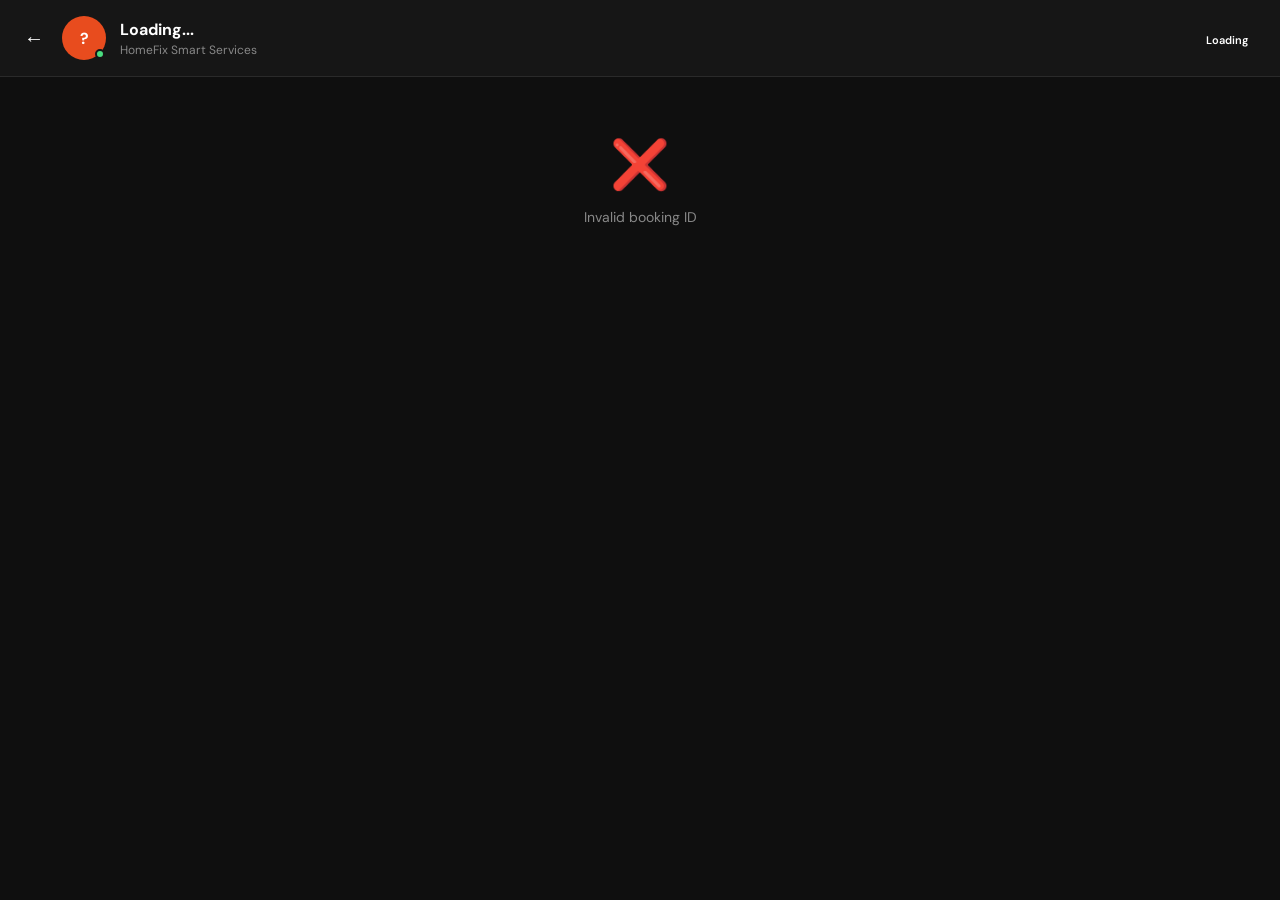
<file: chat.html>
<!DOCTYPE html>
<html lang="en">
<head>
<meta charset="UTF-8"/>
<meta name="viewport" content="width=device-width, initial-scale=1.0"/>
<title>HomeFix Chat</title>
<link href="https://fonts.googleapis.com/css2?family=DM+Sans:wght@400;500;600;700&display=swap" rel="stylesheet"/>
<script src="https://cdn.socket.io/4.7.2/socket.io.min.js"></script>
<style>
*{margin:0;padding:0;box-sizing:border-box}
:root{--red:#e84c1e;--dark:#0f0f0f;--dark2:#161616;--dark3:#1e1e1e;--border:#2a2a2a;--muted:#888}
body{font-family:'DM Sans',sans-serif;background:var(--dark);color:#fff;height:100vh;display:flex;flex-direction:column}

.chat-header{background:var(--dark2);border-bottom:1px solid var(--border);padding:16px 20px;display:flex;align-items:center;gap:14px}
.back-btn{background:none;border:none;color:#fff;font-size:20px;cursor:pointer;padding:4px}
.chat-avatar{width:44px;height:44px;background:var(--red);border-radius:50%;display:flex;align-items:center;justify-content:center;font-weight:700;font-size:16px;flex-shrink:0;position:relative}
.online-dot{position:absolute;bottom:1px;right:1px;width:10px;height:10px;background:#4ade80;border-radius:50%;border:2px solid var(--dark2)}
.chat-info h3{font-size:16px;font-weight:700}
.chat-info p{font-size:12px;color:var(--muted);margin-top:2px}
.chat-status{margin-left:auto}
.status-pill{padding:4px 12px;border-radius:100px;font-size:11px;font-weight:600}
.status-confirmed{background:rgba(96,165,250,.1);color:#60a5fa}
.status-on_the_way{background:rgba(168,85,247,.1);color:#a855f7}
.status-completed{background:rgba(74,222,128,.1);color:#4ade80}
.status-pending{background:rgba(245,158,11,.1);color:#f59e0b}

.chat-messages{flex:1;overflow-y:auto;padding:16px;display:flex;flex-direction:column;gap:10px}
.chat-messages::-webkit-scrollbar{width:4px}
.chat-messages::-webkit-scrollbar-thumb{background:var(--border);border-radius:2px}

.msg{display:flex;flex-direction:column;max-width:75%}
.msg.sent{align-self:flex-end;align-items:flex-end}
.msg.received{align-self:flex-start;align-items:flex-start}
.msg-bubble{padding:10px 14px;border-radius:16px;font-size:14px;line-height:1.4}
.msg.sent .msg-bubble{background:var(--red);color:#fff;border-bottom-right-radius:4px}
.msg.received .msg-bubble{background:var(--dark3);color:#fff;border-bottom-left-radius:4px}
.msg-meta{font-size:11px;color:var(--muted);margin-top:4px}

.quick-msgs{padding:10px 16px;display:flex;gap:8px;overflow-x:auto;border-top:1px solid var(--border)}
.quick-msgs::-webkit-scrollbar{display:none}
.quick-btn{background:var(--dark3);border:1px solid var(--border);color:#ccc;padding:6px 14px;border-radius:100px;font-size:12px;cursor:pointer;white-space:nowrap;flex-shrink:0;font-family:'DM Sans',sans-serif}
.quick-btn:hover{border-color:var(--red);color:var(--red)}

.chat-input{padding:12px 16px;background:var(--dark2);border-top:1px solid var(--border);display:flex;gap:10px;align-items:center}
.chat-input input{flex:1;background:var(--dark3);border:1px solid var(--border);border-radius:100px;padding:10px 16px;color:#fff;font-size:14px;font-family:'DM Sans',sans-serif;outline:none}
.chat-input input:focus{border-color:var(--red)}
.send-btn{background:var(--red);border:none;color:#fff;width:42px;height:42px;border-radius:50%;cursor:pointer;font-size:18px;display:flex;align-items:center;justify-content:center;flex-shrink:0}

.locked-msg{text-align:center;padding:40px 20px;color:var(--muted)}
.locked-msg .lock-icon{font-size:48px;margin-bottom:12px}
.locked-msg p{font-size:14px}

.date-divider{text-align:center;color:var(--muted);font-size:11px;margin:8px 0;position:relative}
.date-divider::before,.date-divider::after{content:'';position:absolute;top:50%;width:40%;height:1px;background:var(--border)}
.date-divider::before{left:0}
.date-divider::after{right:0}
</style>
</head>
<body>

<div class="chat-header">
  <button class="back-btn" onclick="history.back()">←</button>
  <div class="chat-avatar" id="chatAvatar">?<div class="online-dot"></div></div>
  <div class="chat-info">
    <h3 id="chatName">Loading...</h3>
    <p id="chatSubtitle">HomeFix Smart Services</p>
  </div>
  <div class="chat-status">
    <span class="status-pill" id="bookingStatus">Loading</span>
  </div>
</div>

<div class="chat-messages" id="chatMessages">
  <div class="locked-msg" id="lockedMsg">
    <div class="lock-icon">🔒</div>
    <p>Chat will be enabled once the technician confirms your booking</p>
  </div>
</div>

<div id="quickMsgsArea" style="display:none"></div>
<div class="chat-input" id="chatInputArea" style="display:none">
  <input type="text" id="msgInput" placeholder="Type a message..." onkeypress="if(event.key==='Enter')sendMessage()"/>
  <button class="send-btn" onclick="sendMessage()">➤</button>
</div>

<script>
const API = 'https://hfix.in';
const params = new URLSearchParams(window.location.search);
const bookingId = params.get('bookingId');
const role = params.get('role') || 'customer';

// Get user info from localStorage
const customerData = JSON.parse(localStorage.getItem('hfs_user') || 'null');
const techData = JSON.parse(localStorage.getItem('tech_data') || 'null');

const myData = role === 'technician' ? techData : customerData;
const myId = myData?._id || myData?.id || 'unknown';
const myName = myData?.name || 'User';

// Quick messages based on role
const QUICK_MSGS = role === 'technician' ? [
  '🚗 I am on my way',
  '📍 I have arrived',
  '⏰ I will be delayed by 30 mins',
  '✅ Job completed',
  '📞 Please call me'
] : [
  '👍 OK, thank you',
  '📍 Please use main entrance',
  '⏰ Please come after 30 mins',
  '❓ How long will it take?',
  '🏠 I am at home'
];

let socket = null;
let chatEnabled = false;

// Initialize
window.addEventListener('DOMContentLoaded', async () => {
  if (!bookingId) {
    document.getElementById('chatMessages').innerHTML = '<div class="locked-msg"><div class="lock-icon">❌</div><p>Invalid booking ID</p></div>';
    return;
  }
  await loadBookingInfo();
});

async function loadBookingInfo() {
  try {
    const token = localStorage.getItem('hfs_token') || localStorage.getItem('tech_token');
    const res = await fetch(`${API}/api/bookings/${bookingId}`, {
      headers: { Authorization: `Bearer ${token}` }
    });
    const booking = res.ok ? await res.json() : null;

    if (!booking) {
      document.getElementById('chatMessages').innerHTML = '<div class="locked-msg"><div class="lock-icon">❌</div><p>Booking not found</p></div>';
      return;
    }

    // Update header
    const otherName = role === 'technician' ? 'Customer' : 'Technician';
    document.getElementById('chatName').textContent = `${booking.serviceId || 'Service'} - ${otherName}`;
    document.getElementById('chatSubtitle').textContent = `Booking #${String(booking._id).slice(-6).toUpperCase()} · ${booking.city || ''}`;
    document.getElementById('chatAvatar').textContent = otherName[0];

    const status = booking.status || 'pending';
    const statusEl = document.getElementById('bookingStatus');
    statusEl.textContent = status.replace('_', ' ');
    statusEl.className = `status-pill status-${status}`;

    // Enable chat only if confirmed or on_the_way
    if (status === 'confirmed' || status === 'on_the_way' || status === 'completed') {
      enableChat(booking);
    } else {
      document.getElementById('lockedMsg').innerHTML = `
        <div class="lock-icon">🔒</div>
        <p>Chat will be enabled once the technician <strong>confirms</strong> your booking</p>
        <p style="margin-top:8px;font-size:12px">Current status: <strong>${status}</strong></p>`;
    }
  } catch (err) {
    console.error(err);
  }
}

function enableChat(booking) {
  chatEnabled = true;
  document.getElementById('lockedMsg').style.display = 'none';
  document.getElementById('chatInputArea').style.display = 'flex';

  // Show quick messages
  const quickArea = document.getElementById('quickMsgsArea');
  quickArea.style.display = 'flex';
  quickArea.className = 'quick-msgs';
  quickArea.innerHTML = QUICK_MSGS.map(m =>
    `<button class="quick-btn" onclick="sendQuick('${m}')">${m}</button>`
  ).join('');

  // Connect socket
  socket = io(API, { transports: ['websocket', 'polling'] });
  socket.on('connect', () => {
    socket.emit('join_booking', bookingId);
    loadMessages();
  });
  socket.on('receive_message', (msg) => {
    appendMessage(msg);
  });
}

async function loadMessages() {
  try {
    const res = await fetch(`${API}/api/chat/${bookingId}`);
    const messages = await res.json();
    const container = document.getElementById('chatMessages');
    container.innerHTML = '';
    if (messages.length === 0) {
      container.innerHTML = '<div style="text-align:center;color:var(--muted);padding:20px;font-size:13px">No messages yet. Say hello! 👋</div>';
    } else {
      messages.forEach(msg => appendMessage(msg, false));
    }
    scrollToBottom();
  } catch (err) {
    console.error(err);
  }
}

function appendMessage(msg, scroll = true) {
  const container = document.getElementById('chatMessages');
  const isEmpty = container.querySelector('[style*="No messages"]');
  if (isEmpty) container.innerHTML = '';

  const isSent = msg.senderId === myId || msg.senderName === myName;
  const time = new Date(msg.createdAt).toLocaleTimeString('en-IN', { hour: '2-digit', minute: '2-digit' });

  const div = document.createElement('div');
  div.className = `msg ${isSent ? 'sent' : 'received'}`;
  div.innerHTML = `
    <div class="msg-bubble">${msg.message}</div>
    <div class="msg-meta">${isSent ? 'You' : msg.senderName} · ${time}</div>`;
  container.appendChild(div);
  if (scroll) scrollToBottom();
}

function sendMessage() {
  const input = document.getElementById('msgInput');
  const message = input.value.trim();
  if (!message || !socket) return;

  socket.emit('send_message', {
    bookingId,
    senderId: myId,
    senderName: myName,
    senderRole: role,
    message
  });
  input.value = '';
}

function sendQuick(message) {
  if (!socket) return;
  socket.emit('send_message', {
    bookingId,
    senderId: myId,
    senderName: myName,
    senderRole: role,
    message
  });
}

function scrollToBottom() {
  const container = document.getElementById('chatMessages');
  container.scrollTop = container.scrollHeight;
}
</script>
</body>
</html>
</file>
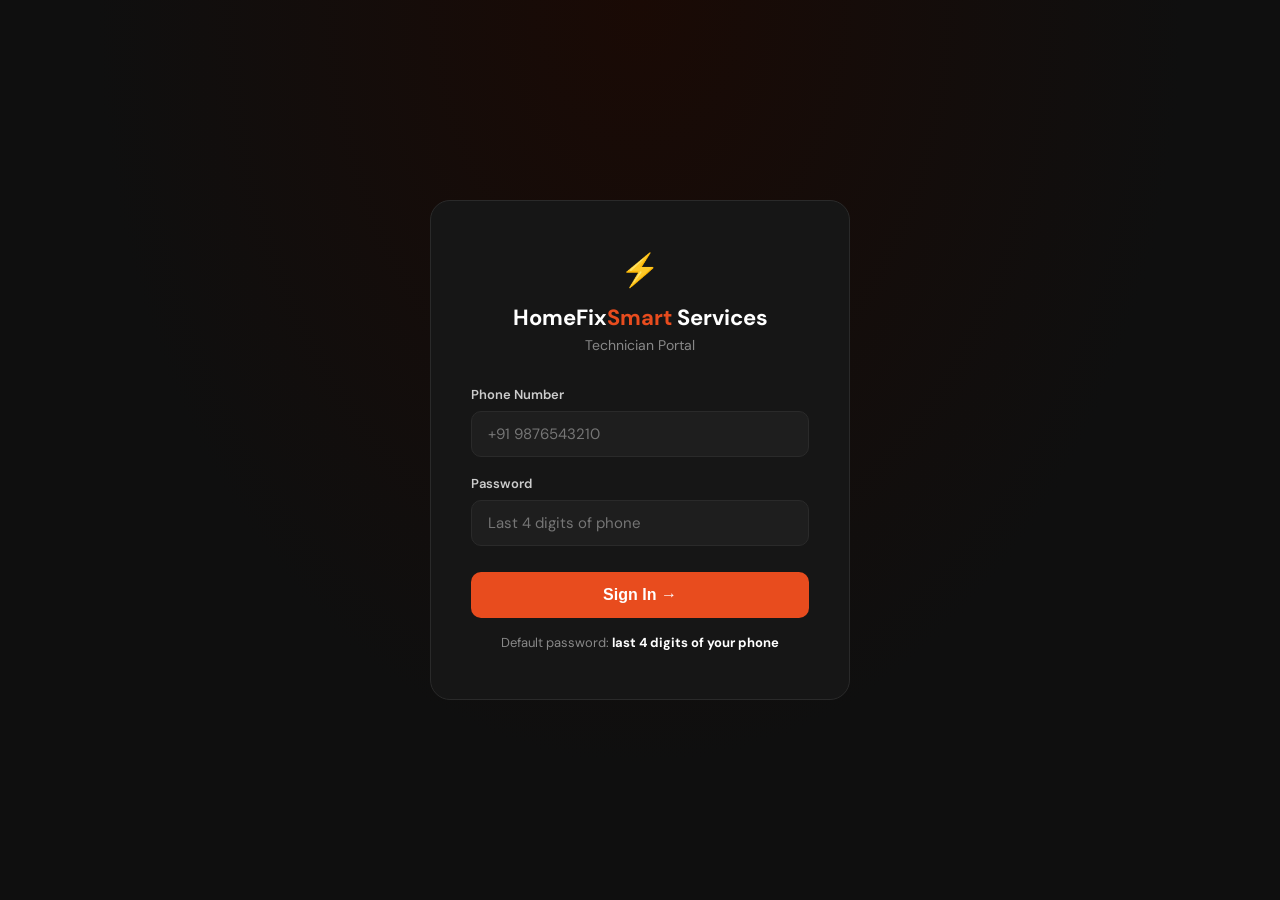
<file: technician.html>
<!DOCTYPE html>
<html lang="en">
<head>
<meta charset="UTF-8"/>
<meta name="viewport" content="width=device-width, initial-scale=1.0"/>
<title>HomeFix Smart Services — Technician Dashboard</title>
<link href="https://fonts.googleapis.com/css2?family=DM+Sans:wght@400;500;600;700&display=swap" rel="stylesheet"/>
<style>
*{margin:0;padding:0;box-sizing:border-box}
:root{--red:#e84c1e;--dark:#0f0f0f;--dark2:#161616;--dark3:#1e1e1e;--border:#2a2a2a;--muted:#888;--gold:#f59e0b}
body{font-family:'DM Sans',sans-serif;background:var(--dark);color:#fff;min-height:100vh}

/* ── LOGIN ── */
.login-page{min-height:100vh;display:flex;align-items:center;justify-content:center;padding:20px;background:radial-gradient(ellipse at top,#1a0a05 0%,var(--dark) 60%)}
.login-box{background:var(--dark2);border:1px solid var(--border);border-radius:20px;padding:48px 40px;width:100%;max-width:420px}
.login-logo{text-align:center;margin-bottom:32px}
.login-logo span{font-size:32px}
.login-logo h1{font-size:22px;font-weight:700;margin-top:12px}
.login-logo h1 strong{color:var(--red)}
.login-logo p{color:var(--muted);font-size:14px;margin-top:4px}
.form-group{margin-bottom:18px}
.form-group label{display:block;font-size:13px;font-weight:600;margin-bottom:8px;color:#ccc}
.form-group input{width:100%;background:var(--dark3);border:1px solid var(--border);border-radius:10px;padding:12px 16px;color:#fff;font-size:15px;font-family:'DM Sans',sans-serif;outline:none;transition:border .2s}
.form-group input:focus{border-color:var(--red)}
.login-btn{width:100%;background:var(--red);color:#fff;border:none;border-radius:10px;padding:14px;font-size:16px;font-weight:700;cursor:pointer;margin-top:8px;transition:opacity .2s}
.login-btn:hover{opacity:.9}
.login-hint{text-align:center;color:var(--muted);font-size:13px;margin-top:16px}
.login-hint strong{color:#fff}
.err{background:rgba(232,76,30,.1);border:1px solid rgba(232,76,30,.3);color:#ff7f50;padding:10px 14px;border-radius:8px;font-size:13px;margin-bottom:16px;display:none}

/* ── DASHBOARD ── */
.dashboard{display:none}
.topbar{background:var(--dark2);border-bottom:1px solid var(--border);padding:0 24px;height:64px;display:flex;align-items:center;justify-content:space-between;position:sticky;top:0;z-index:100}
.topbar-left{display:flex;align-items:center;gap:12px}
.topbar-logo{font-size:18px;font-weight:700}
.topbar-logo strong{color:var(--red)}
.tech-badge{background:rgba(232,76,30,.1);border:1px solid rgba(232,76,30,.2);color:var(--red);padding:4px 12px;border-radius:100px;font-size:12px;font-weight:600}
.topbar-right{display:flex;align-items:center;gap:16px}
.tech-name{font-weight:600;font-size:14px}
.logout-btn{background:var(--dark3);border:1px solid var(--border);color:#fff;padding:8px 16px;border-radius:8px;cursor:pointer;font-size:13px;font-family:'DM Sans',sans-serif}
.logout-btn:hover{border-color:var(--red);color:var(--red)}

.main{max-width:1100px;margin:0 auto;padding:32px 24px}

/* ── PROFILE CARD ── */
.profile-card{background:var(--dark2);border:1px solid var(--border);border-radius:16px;padding:28px;display:flex;align-items:center;gap:24px;margin-bottom:28px}
.profile-avatar{width:72px;height:72px;background:var(--red);border-radius:50%;display:flex;align-items:center;justify-content:center;font-size:28px;font-weight:700;flex-shrink:0;position:relative}
.online-dot{position:absolute;bottom:2px;right:2px;width:14px;height:14px;background:#4ade80;border-radius:50%;border:2px solid var(--dark2)}
.profile-info h2{font-size:20px;font-weight:700;margin-bottom:4px}
.profile-spec{color:var(--red);font-size:13px;font-weight:600;margin-bottom:8px}
.profile-stats{display:flex;gap:24px}
.pstat{display:flex;flex-direction:column}
.pstat strong{font-size:18px;font-weight:700}
.pstat span{font-size:12px;color:var(--muted)}
.profile-city{margin-left:auto;text-align:right}
.profile-city .city-label{font-size:13px;color:var(--muted)}
.profile-city .city-name{font-size:18px;font-weight:700;margin-top:4px}

/* ── STATS ROW ── */
.stats-row{display:grid;grid-template-columns:repeat(4,1fr);gap:16px;margin-bottom:28px}
.stat-card{background:var(--dark2);border:1px solid var(--border);border-radius:14px;padding:20px;text-align:center}
.stat-card .stat-icon{font-size:28px;margin-bottom:8px}
.stat-card strong{font-size:24px;font-weight:700;display:block}
.stat-card span{font-size:12px;color:var(--muted)}
.stat-card.green{border-color:rgba(74,222,128,.2);background:rgba(74,222,128,.05)}
.stat-card.orange{border-color:rgba(232,76,30,.2);background:rgba(232,76,30,.05)}
.stat-card.blue{border-color:rgba(96,165,250,.2);background:rgba(96,165,250,.05)}
.stat-card.gold{border-color:rgba(245,158,11,.2);background:rgba(245,158,11,.05)}

/* ── BOOKINGS ── */
.section-title{font-size:18px;font-weight:700;margin-bottom:16px;display:flex;align-items:center;gap:10px}
.section-title .count{background:var(--red);color:#fff;padding:2px 10px;border-radius:100px;font-size:13px}

.filter-tabs{display:flex;gap:8px;margin-bottom:20px;flex-wrap:wrap}
.filter-tab{background:var(--dark3);border:1px solid var(--border);color:var(--muted);padding:8px 16px;border-radius:100px;font-size:13px;cursor:pointer;font-family:'DM Sans',sans-serif;transition:all .2s}
.filter-tab.active{background:var(--red);border-color:var(--red);color:#fff}

.booking-card{background:var(--dark2);border:1px solid var(--border);border-radius:14px;padding:22px;margin-bottom:14px;transition:border .2s}
.booking-card:hover{border-color:rgba(232,76,30,.3)}
.booking-card-top{display:flex;justify-content:space-between;align-items:flex-start;margin-bottom:16px}
.booking-id{font-size:12px;color:var(--muted)}
.booking-service{font-size:17px;font-weight:700;margin-top:4px}
.booking-sub{color:var(--red);font-size:13px;margin-top:2px}
.status-badge{padding:6px 14px;border-radius:100px;font-size:12px;font-weight:700;white-space:nowrap}
.status-pending{background:rgba(245,158,11,.1);color:var(--gold);border:1px solid rgba(245,158,11,.3)}
.status-confirmed{background:rgba(96,165,250,.1);color:#60a5fa;border:1px solid rgba(96,165,250,.3)}
.status-on_the_way{background:rgba(168,85,247,.1);color:#a855f7;border:1px solid rgba(168,85,247,.3)}
.status-completed{background:rgba(74,222,128,.1);color:#4ade80;border:1px solid rgba(74,222,128,.3)}
.status-cancelled{background:rgba(239,68,68,.1);color:#ef4444;border:1px solid rgba(239,68,68,.3)}

.booking-details{display:grid;grid-template-columns:repeat(3,1fr);gap:12px;margin-bottom:16px}
.detail-item{background:var(--dark3);border-radius:8px;padding:10px 14px}
.detail-item .label{font-size:11px;color:var(--muted);text-transform:uppercase;letter-spacing:.5px;margin-bottom:4px}
.detail-item .value{font-size:14px;font-weight:600}

.booking-actions{display:flex;gap:8px;flex-wrap:wrap}
.action-btn{padding:10px 18px;border-radius:8px;font-size:13px;font-weight:600;cursor:pointer;border:none;font-family:'DM Sans',sans-serif;transition:all .2s}
.btn-confirm{background:rgba(96,165,250,.1);color:#60a5fa;border:1px solid rgba(96,165,250,.3)}
.btn-confirm:hover{background:#60a5fa;color:#000}
.btn-otw{background:rgba(168,85,247,.1);color:#a855f7;border:1px solid rgba(168,85,247,.3)}
.btn-otw:hover{background:#a855f7;color:#fff}
.btn-complete{background:rgba(74,222,128,.1);color:#4ade80;border:1px solid rgba(74,222,128,.3)}
.btn-complete:hover{background:#4ade80;color:#000}
.btn-cancel{background:rgba(239,68,68,.1);color:#ef4444;border:1px solid rgba(239,68,68,.3)}
.btn-cancel:hover{background:#ef4444;color:#fff}

.empty{text-align:center;padding:60px 20px;color:var(--muted)}
.empty .empty-icon{font-size:48px;margin-bottom:16px}
.loading{text-align:center;padding:60px;color:var(--muted)}

/* ── TOAST ── */
.toast{position:fixed;bottom:24px;right:24px;background:var(--dark2);border:1px solid var(--border);padding:14px 20px;border-radius:12px;font-size:14px;z-index:9999;display:none;max-width:300px}
.toast.success{border-color:rgba(74,222,128,.4);color:#4ade80}
.toast.error{border-color:rgba(239,68,68,.4);color:#ef4444}

@media(max-width:768px){
  .stats-row{grid-template-columns:repeat(2,1fr)}
  .booking-details{grid-template-columns:1fr 1fr}
  .profile-card{flex-direction:column;text-align:center}
  .profile-city{margin-left:0;text-align:center}
  .profile-stats{justify-content:center}
}
</style>
</head>
<body>

<!-- LOGIN PAGE -->
<div class="login-page" id="loginPage">
  <div class="login-box">
    <div class="login-logo">
      <span>⚡</span>
      <h1>HomeFix<strong>Smart</strong> Services</h1>
      <p>Technician Portal</p>
    </div>
    <div class="err" id="loginErr"></div>
    <div class="form-group">
      <label>Phone Number</label>
      <input type="tel" id="techPhone" placeholder="+91 9876543210"/>
    </div>
    <div class="form-group">
      <label>Password</label>
      <input type="password" id="techPass" placeholder="Last 4 digits of phone"/>
    </div>
    <button class="login-btn" id="loginBtn" onclick="techLogin()">Sign In →</button>
    <p class="login-hint">Default password: <strong>last 4 digits of your phone</strong></p>
  </div>
</div>

<!-- DASHBOARD -->
<div class="dashboard" id="dashboard">
  <div class="topbar">
    <div class="topbar-left">
      <div class="topbar-logo">⚡ HomeFix<strong>Smart</strong></div>
      <div class="tech-badge">Technician Portal</div>
    </div>
    <div class="topbar-right">
      <span class="tech-name" id="topTechName"></span>
      <button class="logout-btn" onclick="techLogout()">Logout</button>
    </div>
  </div>

  <div class="main">
    <!-- Profile -->
    <div class="profile-card" id="profileCard">
      <div style="text-align:center;color:#888;padding:20px">Loading profile...</div>
    </div>

    <!-- Stats -->
    <div class="stats-row" id="statsRow">
      <div class="stat-card orange"><div class="stat-icon">📋</div><strong id="statTotal">0</strong><span>Total Bookings</span></div>
      <div class="stat-card blue"><div class="stat-icon">✅</div><strong id="statConfirmed">0</strong><span>Confirmed</span></div>
      <div class="stat-card green"><div class="stat-icon">🏁</div><strong id="statCompleted">0</strong><span>Completed</span></div>
      <div class="stat-card gold"><div class="stat-icon">⭐</div><strong id="statRating">5.0</strong><span>My Rating</span></div>
    </div>

    <!-- Bookings -->
    <div class="section-title">
      📋 Bookings in My City
      <span class="count" id="bookingCount">0</span>
    </div>

    <div class="filter-tabs">
      <button class="filter-tab active" onclick="filterBookings('all',this)">All</button>
      <button class="filter-tab" onclick="filterBookings('pending',this)">Pending</button>
      <button class="filter-tab" onclick="filterBookings('confirmed',this)">Confirmed</button>
      <button class="filter-tab" onclick="filterBookings('on_the_way',this)">On The Way</button>
      <button class="filter-tab" onclick="filterBookings('completed',this)">Completed</button>
    </div>

    <div id="bookingsList">
      <div class="loading">Loading bookings...</div>
    </div>
  </div>
</div>

<div class="toast" id="toast"></div>

<script>
const API = 'https://hfix.in';
let TOKEN = localStorage.getItem('tech_token') || null;
let TECH  = JSON.parse(localStorage.getItem('tech_data') || 'null');
let ALL_BOOKINGS = [];
let CURRENT_FILTER = 'all';

// Auto-login if token exists
window.addEventListener('DOMContentLoaded', () => {
  if (TOKEN && TECH) showDashboard();
});

async function techLogin() {
  const phone = document.getElementById('techPhone').value.trim();
  const password = document.getElementById('techPass').value.trim();
  const errEl = document.getElementById('loginErr');
  const btn = document.getElementById('loginBtn');
  errEl.style.display = 'none';

  if (!phone || !password) {
    errEl.textContent = 'Please enter phone and password';
    errEl.style.display = 'block';
    return;
  }

  btn.textContent = 'Signing in...';
  btn.disabled = true;

  try {
    const res = await fetch(`${API}/api/technician/login`, {
      method: 'POST',
      headers: { 'Content-Type': 'application/json' },
      body: JSON.stringify({ phone, password })
    });
    const data = await res.json();
    if (res.ok && data.token) {
      TOKEN = data.token;
      TECH  = data.technician;
      localStorage.setItem('tech_token', TOKEN);
      localStorage.setItem('tech_data', JSON.stringify(TECH));
      showDashboard();
    } else {
      errEl.textContent = data.message || 'Login failed';
      errEl.style.display = 'block';
    }
  } catch {
    errEl.textContent = '❌ Cannot connect to server on port 5000';
    errEl.style.display = 'block';
  } finally {
    btn.textContent = 'Sign In →';
    btn.disabled = false;
  }
}

function showDashboard() {
  document.getElementById('loginPage').style.display = 'none';
  document.getElementById('dashboard').style.display = 'block';
  document.getElementById('topTechName').textContent = TECH.name || 'Technician';
  renderProfile();
  fetchBookings();
}

function renderProfile() {
  const initials = (TECH.name || 'T').split(' ').map(n => n[0]).join('').slice(0,2).toUpperCase();
  const stars = '⭐'.repeat(Math.round(TECH.rating || 5));
  document.getElementById('profileCard').innerHTML = `
    <div class="profile-avatar">${initials}<div class="online-dot"></div></div>
    <div class="profile-info">
      <h2>${TECH.name || 'Technician'}</h2>
      <div class="profile-spec">${TECH.specialization || 'Home Services'}</div>
      <div class="profile-stats">
        <div class="pstat"><strong>${TECH.experience || 'N/A'}</strong><span>Experience</span></div>
        <div class="pstat"><strong>${TECH.completedJobs || 0}+</strong><span>Jobs Done</span></div>
        <div class="pstat"><strong>${stars} ${TECH.rating || 5}.0</strong><span>Rating</span></div>
      </div>
    </div>
    <div class="profile-city">
      <div class="city-label">📍 Serving City</div>
      <div class="city-name">${TECH.city || 'Tamil Nadu'}</div>
    </div>`;
  document.getElementById('statRating').textContent = (TECH.rating || 5).toFixed(1);
}

async function fetchBookings() {
  document.getElementById('bookingsList').innerHTML = '<div class="loading">Loading bookings...</div>';
  try {
    const res = await fetch(`${API}/api/technician/bookings`, {
      headers: { Authorization: `Bearer ${TOKEN}` }
    });
    const data = await res.json();
    if (!res.ok) throw new Error(data.message);

    ALL_BOOKINGS = data.bookings || [];
    updateStats();
    renderBookings(ALL_BOOKINGS);
  } catch (err) {
    document.getElementById('bookingsList').innerHTML = `<div class="empty"><div class="empty-icon">❌</div><p>${err.message || 'Could not load bookings'}</p></div>`;
  }
}

function updateStats() {
  const total     = ALL_BOOKINGS.length;
  const confirmed = ALL_BOOKINGS.filter(b => b.status === 'confirmed').length;
  const completed = ALL_BOOKINGS.filter(b => b.status === 'completed').length;
  document.getElementById('statTotal').textContent     = total;
  document.getElementById('statConfirmed').textContent = confirmed;
  document.getElementById('statCompleted').textContent = completed;
  document.getElementById('bookingCount').textContent  = total;
}

function filterBookings(status, btn) {
  CURRENT_FILTER = status;
  document.querySelectorAll('.filter-tab').forEach(t => t.classList.remove('active'));
  btn.classList.add('active');
  const filtered = status === 'all' ? ALL_BOOKINGS : ALL_BOOKINGS.filter(b => b.status === status);
  renderBookings(filtered);
}

function renderBookings(bookings) {
  const list = document.getElementById('bookingsList');
  if (!bookings.length) {
    list.innerHTML = `<div class="empty"><div class="empty-icon">📋</div><p>No bookings found</p></div>`;
    return;
  }
  list.innerHTML = bookings.map(b => {
    const shortId = String(b._id).slice(-6).toUpperCase();
    const statusLabel = {
      pending: 'Pending', confirmed: 'Confirmed',
      on_the_way: 'On The Way', completed: 'Completed', cancelled: 'Cancelled'
    }[b.status] || b.status;

    const actions = b.status === 'pending' ? `
      <button class="action-btn btn-confirm" onclick="updateStatus('${b._id}','confirmed')">✅ Confirm</button>
      <button class="action-btn btn-cancel"  onclick="updateStatus('${b._id}','cancelled')">❌ Cancel</button>` :
    b.status === 'confirmed' ? `
      <button class="action-btn btn-otw"     onclick="updateStatus('${b._id}','on_the_way')">🚗 On The Way</button>
      <button class="action-btn btn-cancel"  onclick="updateStatus('${b._id}','cancelled')">❌ Cancel</button>` :
    b.status === 'on_the_way' ? `
      <button class="action-btn btn-complete" onclick="updateStatus('${b._id}','completed')">🏁 Mark Complete</button>` : '';

    return `
      <div class="booking-card" id="card_${b._id}">
        <div class="booking-card-top">
          <div>
            <div class="booking-id">#${shortId} · ${b.date || 'N/A'} at ${b.time || 'N/A'}</div>
            <div class="booking-service">${b.serviceId || 'Home Service'}</div>
            <div class="booking-sub">🔧 ${b.subServiceId || ''}</div>
          </div>
          <span class="status-badge status-${b.status || 'pending'}">${statusLabel}</span>
        </div>
        <div class="booking-details">
          <div class="detail-item"><div class="label">📍 Address</div><div class="value">${b.address || 'N/A'}</div></div>
          <div class="detail-item"><div class="label">🏙️ City</div><div class="value">${b.city || 'N/A'}${b.area ? ' · '+b.area : ''}</div></div>
          <div class="detail-item"><div class="label">💰 Amount</div><div class="value">₹${b.totalAmount || 0}</div></div>
        </div>
        ${actions ? `<div class="booking-actions">${actions}</div>` : ''}
      <a href="/chat.html?bookingId=${b._id}&role=technician" style="display:inline-block;margin-top:10px;background:#e84c1e;color:#fff;padding:8px 16px;border-radius:8px;font-size:12px;font-weight:600;text-decoration:none">💬 Chat with Customer</a>
    </div>`;
  }).join('');
}

async function updateStatus(bookingId, status) {
  try {
    const res = await fetch(`${API}/api/technician/bookings/${bookingId}`, {
      method: 'PUT',
      headers: { 'Content-Type': 'application/json', Authorization: `Bearer ${TOKEN}` },
      body: JSON.stringify({ status })
    });
    const data = await res.json();
    if (res.ok) {
      // Update locally
      const idx = ALL_BOOKINGS.findIndex(b => b._id === bookingId);
      if (idx !== -1) ALL_BOOKINGS[idx].status = status;
      updateStats();
      const filtered = CURRENT_FILTER === 'all' ? ALL_BOOKINGS : ALL_BOOKINGS.filter(b => b.status === CURRENT_FILTER);
      renderBookings(filtered);
      const labels = { confirmed:'Confirmed ✅', on_the_way:'On The Way 🚗', completed:'Completed 🏁', cancelled:'Cancelled ❌' };
      showToast(labels[status] || 'Updated', status === 'completed' ? 'success' : 'success');
    } else {
      showToast(data.message || 'Update failed', 'error');
    }
  } catch {
    showToast('Cannot connect to server', 'error');
  }
}

function techLogout() {
  TOKEN = null; TECH = null;
  localStorage.removeItem('tech_token');
  localStorage.removeItem('tech_data');
  document.getElementById('dashboard').style.display = 'none';
  document.getElementById('loginPage').style.display = 'flex';
}

let toastTimer;
function showToast(msg, type='success') {
  const t = document.getElementById('toast');
  t.textContent = msg;
  t.className = `toast ${type}`;
  t.style.display = 'block';
  clearTimeout(toastTimer);
  toastTimer = setTimeout(() => t.style.display = 'none', 3000);
}

// Enter key login
document.addEventListener('keydown', e => {
  if (e.key === 'Enter' && document.getElementById('loginPage').style.display !== 'none') techLogin();
});
</script>
</body>
</html>
</file>
<file: styles.css>
/* ═══════════════════════════════════════
   HOMEFIX SMART SERVICES – STYLES
   ═══════════════════════════════════════ */
:root {
  --red: #E84C1E;
  --red-dark: #C43A0F;
  --gold: #F5A623;
  --dark: #0C0C0C;
  --dark2: #161616;
  --dark3: #1F1F1F;
  --dark4: #2A2A2A;
  --border: rgba(255,255,255,0.07);
  --text: #F0EDE8;
  --muted: #888888;
  --radius: 16px;
  --radius-sm: 10px;
}
*,*::before,*::after{box-sizing:border-box;margin:0;padding:0}
html{scroll-behavior:smooth}
body{font-family:'DM Sans',sans-serif;background:var(--dark);color:var(--text);overflow-x:hidden;line-height:1.6}
a{text-decoration:none;color:inherit;transition:color .2s}
h1,h2,h3{font-family:'Playfair Display',serif;line-height:1.1}
.accent{color:var(--red)}
.container{max-width:1200px;margin:0 auto;padding:0 24px}
.section{padding:100px 0}
.dark-section{background:var(--dark2)}
.hidden{display:none!important}
.text-center{text-align:center}

/* ─── SECTION HEADERS ─── */
.section-head{text-align:center;margin-bottom:64px}
.section-head h2{font-size:clamp(30px,4.5vw,50px);margin-bottom:12px}
.section-head p{color:var(--muted);font-size:16px;max-width:500px;margin:0 auto}
.section-tag{display:inline-block;background:rgba(232,76,30,.1);color:var(--red);border:1px solid rgba(232,76,30,.25);padding:5px 16px;border-radius:100px;font-size:12px;font-weight:700;letter-spacing:1.2px;text-transform:uppercase;margin-bottom:14px}

/* ─── BUTTONS ─── */
.btn-primary{background:var(--red);color:#fff;border:none;padding:13px 26px;border-radius:var(--radius-sm);font-family:'DM Sans',sans-serif;font-size:15px;font-weight:600;cursor:pointer;transition:all .25s;display:inline-block}
.btn-primary:hover{background:var(--red-dark);transform:translateY(-1px);box-shadow:0 8px 24px rgba(232,76,30,.35)}
.btn-primary.full{width:100%;text-align:center}
.btn-ghost{background:transparent;color:var(--text);border:1px solid rgba(255,255,255,.18);padding:11px 22px;border-radius:var(--radius-sm);font-family:'DM Sans',sans-serif;font-size:15px;font-weight:500;cursor:pointer;transition:all .25s}
.btn-ghost:hover{border-color:var(--red);color:var(--red)}
.btn-hero{background:var(--red);color:#fff;border:none;padding:16px 36px;border-radius:var(--radius-sm);font-family:'DM Sans',sans-serif;font-size:16px;font-weight:700;cursor:pointer;transition:all .25s;white-space:nowrap}
.btn-hero:hover{background:var(--red-dark);transform:translateY(-2px);box-shadow:0 12px 32px rgba(232,76,30,.4)}
.btn-cta{background:#fff;color:var(--red);border:none;padding:18px 48px;border-radius:var(--radius-sm);font-family:'DM Sans',sans-serif;font-size:17px;font-weight:700;cursor:pointer;transition:all .25s}
.btn-cta:hover{transform:translateY(-3px);box-shadow:0 16px 40px rgba(0,0,0,.25)}

/* ─── FORMS ─── */
.field-group{display:flex;flex-direction:column;gap:7px}
.field-group label{font-size:12px;font-weight:700;color:rgba(255,255,255,.55);text-transform:uppercase;letter-spacing:.7px}
.field-group input,.field-group select,.field-group textarea{background:rgba(255,255,255,.05);border:1px solid rgba(255,255,255,.1);border-radius:var(--radius-sm);padding:13px 16px;color:var(--text);font-family:'DM Sans',sans-serif;font-size:15px;outline:none;transition:border-color .2s;width:100%}
.field-group input:focus,.field-group select:focus,.field-group textarea:focus{border-color:var(--red)}
.field-group select option{background:var(--dark2)}
.field-row{display:grid;grid-template-columns:1fr 1fr;gap:14px}
.form-error{background:rgba(255,60,60,.1);border:1px solid rgba(255,60,60,.3);color:#ff7b7b;padding:10px 14px;border-radius:var(--radius-sm);font-size:13px}
.form-success{background:rgba(60,200,100,.1);border:1px solid rgba(60,200,100,.3);color:#5ce68a;padding:10px 14px;border-radius:var(--radius-sm);font-size:13px}
.req{color:var(--red)}

/* ─── NAVBAR ─── */
.navbar{position:fixed;top:0;left:0;right:0;z-index:1000;background:rgba(12,12,12,.85);backdrop-filter:blur(20px);border-bottom:1px solid var(--border);transition:background .3s}
.navbar.scrolled{background:rgba(12,12,12,.98)}
.nav-inner{max-width:1200px;margin:0 auto;padding:0 24px;height:68px;display:flex;align-items:center;gap:28px}
.nav-logo{display:flex;align-items:center;gap:9px;font-family:'Playfair Display',serif;font-size:19px;font-weight:400;white-space:nowrap}
.nav-logo strong{color:var(--red)}
.logo-mark{width:34px;height:34px;background:var(--red);border-radius:8px;display:flex;align-items:center;justify-content:center;font-size:17px;flex-shrink:0}
.nav-links{display:flex;gap:28px;margin-left:auto}
.nav-links a{font-size:14px;font-weight:500;color:rgba(255,255,255,.7);transition:color .2s}
.nav-links a:hover{color:#fff}
.nav-actions{display:flex;align-items:center;gap:10px}
.auth-btn-group{display:flex;gap:8px;align-items:center}
.city-pill{display:flex;align-items:center;gap:6px;background:var(--dark3);border:1px solid var(--border);border-radius:100px;padding:7px 14px}
.city-pill select{background:transparent;border:none;outline:none;color:var(--text);font-family:'DM Sans',sans-serif;font-size:13px;cursor:pointer}
.city-pill select option{background:var(--dark2)}
.hamburger{display:none;background:none;border:none;color:var(--text);font-size:22px;cursor:pointer;margin-left:auto;padding:4px}
.mobile-menu{background:var(--dark2);border-top:1px solid var(--border);padding:20px 24px;display:flex;flex-direction:column;gap:16px}
.mobile-menu a{font-size:16px;color:rgba(255,255,255,.8)}
.mobile-auth{display:flex;gap:10px;margin-top:8px}

/* User menu */
.user-menu{position:relative;display:flex;align-items:center}
.user-avatar-btn{display:flex;align-items:center;gap:8px;cursor:pointer;padding:6px 12px;border-radius:100px;background:var(--dark3);border:1px solid var(--border);transition:border-color .2s}
.user-avatar-btn:hover{border-color:rgba(255,255,255,.2)}
.user-avatar{width:30px;height:30px;background:var(--red);border-radius:50%;display:flex;align-items:center;justify-content:center;font-weight:700;font-size:14px}
#userGreeting{font-size:14px;font-weight:500}
.dropdown-arrow{font-size:11px;color:var(--muted)}
.user-dropdown{position:absolute;top:calc(100% + 8px);right:0;background:var(--dark3);border:1px solid var(--border);border-radius:var(--radius-sm);padding:6px;min-width:160px;opacity:0;visibility:hidden;transition:all .2s;z-index:100}
.user-menu:hover .user-dropdown{opacity:1;visibility:visible}
.user-dropdown button{display:block;width:100%;text-align:left;background:none;border:none;color:var(--text);font-family:'DM Sans',sans-serif;font-size:14px;padding:10px 14px;border-radius:8px;cursor:pointer;transition:background .15s}
.user-dropdown button:hover{background:rgba(255,255,255,.06)}

/* ─── HERO ─── */
.hero{min-height:100vh;display:flex;align-items:center;position:relative;overflow:hidden;padding-top:68px}
.hero-bg{position:absolute;inset:0;pointer-events:none}
.orb{position:absolute;border-radius:50%;filter:blur(120px);opacity:.3}
.orb1{width:700px;height:700px;background:radial-gradient(circle,var(--red) 0%,transparent 70%);top:-250px;left:-200px}
.orb2{width:500px;height:500px;background:radial-gradient(circle,#ff8c00 0%,transparent 70%);bottom:-200px;right:-100px;opacity:.15}
.hero-grid-pattern{position:absolute;inset:0;background-image:linear-gradient(rgba(255,255,255,.025) 1px,transparent 1px),linear-gradient(90deg,rgba(255,255,255,.025) 1px,transparent 1px);background-size:60px 60px}
.hero-layout{max-width:1200px;margin:0 auto;padding:80px 24px;display:grid;grid-template-columns:1fr 1fr;gap:80px;align-items:center;position:relative;z-index:2;width:100%}
.hero-badge{display:inline-flex;align-items:center;gap:10px;background:rgba(245,166,35,.1);border:1px solid rgba(245,166,35,.3);color:var(--gold);padding:8px 18px;border-radius:100px;font-size:13px;font-weight:600;margin-bottom:24px;animation:fadeUp .6s ease both}
.live-dot{width:8px;height:8px;background:#4ade80;border-radius:50%;animation:pulse-dot 2s ease-in-out infinite;flex-shrink:0}
@keyframes pulse-dot{0%,100%{opacity:1;transform:scale(1)}50%{opacity:.6;transform:scale(1.4)}}
.hero-title{font-size:clamp(42px,6vw,78px);line-height:1.0;margin-bottom:20px;animation:fadeUp .6s ease .1s both}
.hero-title em{color:var(--red);font-style:normal}
.hero-sub{font-size:16px;color:rgba(255,255,255,.6);max-width:460px;margin-bottom:36px;line-height:1.7;animation:fadeUp .6s ease .2s both}
.hero-cta-row{display:flex;gap:12px;margin-bottom:48px;animation:fadeUp .6s ease .3s both}
.hero-city-wrap{display:flex;align-items:center;gap:8px;flex:1;background:rgba(255,255,255,.07);border:1px solid rgba(255,255,255,.12);border-radius:var(--radius-sm);padding:14px 18px}
.hero-city-select{background:transparent;border:none;outline:none;color:var(--text);font-family:'DM Sans',sans-serif;font-size:15px;flex:1;cursor:pointer}
.hero-city-select option{background:var(--dark2)}
.hero-stats{display:flex;align-items:center;gap:20px;animation:fadeUp .6s ease .4s both;flex-wrap:wrap}
.stat-item{display:flex;flex-direction:column}
.stat-item strong{font-size:20px;font-weight:700;color:#fff}
.stat-item span{font-size:11px;color:var(--muted);text-transform:uppercase;letter-spacing:.5px}
.stat-sep{width:1px;height:32px;background:var(--border)}

/* Hero visual */
.hero-right{animation:fadeUp .6s ease .2s both}
.hero-visual{position:relative;height:480px;width:100%}
.visual-glow{position:absolute;top:50%;left:50%;transform:translate(-50%,-50%);width:300px;height:300px;background:radial-gradient(circle,rgba(232,76,30,.2) 0%,transparent 70%);border-radius:50%;animation:glow-pulse 4s ease-in-out infinite}
@keyframes glow-pulse{0%,100%{transform:translate(-50%,-50%) scale(1);opacity:.8}50%{transform:translate(-50%,-50%) scale(1.15);opacity:1}}
.visual-home{position:absolute;top:50%;left:50%;transform:translate(-50%,-50%);font-size:110px;animation:float 6s ease-in-out infinite;filter:drop-shadow(0 20px 40px rgba(232,76,30,.3))}
@keyframes float{0%,100%{transform:translate(-50%,-50%) translateY(0)}50%{transform:translate(-50%,-50%) translateY(-14px)}}
.float-card{position:absolute;background:rgba(255,255,255,.06);backdrop-filter:blur(20px);border:1px solid rgba(255,255,255,.1);border-radius:var(--radius);padding:14px 18px;display:flex;align-items:center;gap:10px;font-size:13px}
.float-card span:first-child{font-size:28px}
.float-card div strong{display:block;font-size:13px;font-weight:600}
.float-card div small{color:var(--muted);font-size:11px}
.fc-star{color:var(--gold);font-size:11px;margin-left:auto;white-space:nowrap}
.fc1{top:30px;right:10px;animation:float 5s ease-in-out infinite}
.fc2{top:45%;left:0;animation:float 5s ease-in-out 1.5s infinite}
.fc3{bottom:40px;right:20px;animation:float 5s ease-in-out 3s infinite}
.fc4{bottom:10px;left:10px;animation:float 5s ease-in-out .8s infinite;font-size:12px;color:rgba(255,255,255,.7)}

@keyframes fadeUp{from{opacity:0;transform:translateY(22px)}to{opacity:1;transform:translateY(0)}}

/* ─── TRUST BAR ─── */
.trust-bar{background:var(--dark2);border-top:1px solid var(--border);border-bottom:1px solid var(--border);padding:16px 0;overflow:hidden}
.trust-items{display:flex;align-items:center;justify-content:center;gap:24px;flex-wrap:wrap;padding:0 24px}
.trust-items span{font-size:13px;font-weight:500;color:rgba(255,255,255,.7);white-space:nowrap}
.dot{color:var(--red);font-size:16px}

/* ─── SERVICES ─── */
.services-grid{display:grid;grid-template-columns:repeat(auto-fill,minmax(320px,1fr));gap:22px}
.service-card{background:var(--dark2);border:1px solid var(--border);border-radius:var(--radius);padding:30px;cursor:pointer;transition:all .3s;position:relative;overflow:hidden}
.service-card::after{content:'';position:absolute;top:0;left:0;right:0;height:3px;background:var(--red);transform:scaleX(0);transform-origin:left;transition:transform .35s}
.service-card:hover{border-color:rgba(232,76,30,.35);transform:translateY(-4px);box-shadow:0 20px 50px rgba(232,76,30,.12)}
.service-card:hover::after{transform:scaleX(1)}
.svc-icon{font-size:46px;display:block;margin-bottom:18px}
.service-card h3{font-size:20px;margin-bottom:10px}
.service-card p{color:var(--muted);font-size:14px;margin-bottom:18px;line-height:1.65}
.svc-tags{display:flex;gap:7px;flex-wrap:wrap;margin-bottom:18px}
.svc-tag{background:rgba(232,76,30,.08);color:var(--red);border:1px solid rgba(232,76,30,.18);padding:3px 11px;border-radius:100px;font-size:11px;font-weight:600}
.svc-sub-count{font-size:12px;color:var(--muted);margin-bottom:18px}
.svc-footer{display:flex;align-items:center;justify-content:space-between;margin-top:auto}
.svc-price{font-size:13px;color:var(--gold);font-weight:600}
.svc-book-btn{background:var(--red);color:#fff;border:none;padding:9px 20px;border-radius:8px;font-family:'DM Sans',sans-serif;font-size:13px;font-weight:600;cursor:pointer;transition:background .2s}
.svc-book-btn:hover{background:var(--red-dark)}
.api-status{padding:12px 20px;border-radius:var(--radius-sm);font-size:13px;margin-bottom:24px;text-align:center}
.api-status.warning{background:rgba(245,166,35,.1);border:1px solid rgba(245,166,35,.3);color:var(--gold)}
.api-status.error{background:rgba(255,60,60,.1);border:1px solid rgba(255,60,60,.3);color:#ff7b7b}

/* ─── HOW IT WORKS ─── */
.steps-row{display:flex;align-items:center;justify-content:center;gap:20px}
.step-card{background:var(--dark3);border:1px solid var(--border);border-radius:var(--radius);padding:40px 28px;text-align:center;flex:1;max-width:300px;transition:transform .3s}
.step-card:hover{transform:translateY(-6px)}
.step-num{font-family:'Playfair Display',serif;font-size:64px;font-weight:900;color:rgba(232,76,30,.1);line-height:1;margin-bottom:-10px}
.step-ico{font-size:42px;display:block;margin-bottom:14px}
.step-card h3{font-size:18px;margin-bottom:10px}
.step-card p{color:var(--muted);font-size:13px;line-height:1.6}
.step-arr{font-size:28px;color:rgba(232,76,30,.4);flex-shrink:0}

/* ─── CITIES ─── */
.cities-grid{display:grid;grid-template-columns:repeat(5,1fr);gap:14px}
.city-card{background:var(--dark2);border:1px solid var(--border);border-radius:var(--radius);padding:22px 18px;text-align:center;cursor:pointer;transition:all .3s}
.city-card:hover,.city-card.big-city{border-color:rgba(232,76,30,.35);background:rgba(232,76,30,.05)}
.city-ico{font-size:36px;margin-bottom:10px}
.city-card h3{font-size:15px;margin-bottom:4px;font-family:'DM Sans',sans-serif}
.city-card p{font-size:11px;color:var(--muted)}
.city-badge{display:inline-block;background:var(--red);color:#fff;font-size:9px;font-weight:700;padding:3px 10px;border-radius:100px;margin-top:8px;text-transform:uppercase;letter-spacing:.5px}

/* ─── REVIEWS ─── */
.reviews-grid{display:grid;grid-template-columns:repeat(3,1fr);gap:22px}
.review-card{background:var(--dark3);border:1px solid var(--border);border-radius:var(--radius);padding:28px}
.review-card.featured-review{border-color:rgba(232,76,30,.3);background:rgba(232,76,30,.05)}
.rstars{font-size:16px;margin-bottom:14px}
.review-card p{color:rgba(255,255,255,.72);font-size:14px;line-height:1.7;margin-bottom:20px;font-style:italic}
.reviewer{display:flex;align-items:center;gap:10px}
.rav{width:40px;height:40px;background:var(--red);border-radius:50%;display:flex;align-items:center;justify-content:center;font-weight:700;font-size:16px;flex-shrink:0}
.reviewer strong{display:block;font-size:14px}
.reviewer small{color:var(--muted);font-size:12px}

/* ─── CTA ─── */
.cta-section{background:var(--red);padding:80px 24px;text-align:center;position:relative;overflow:hidden}
.cta-section::before{content:'';position:absolute;width:500px;height:500px;background:rgba(255,255,255,.07);border-radius:50%;top:-250px;right:-150px;pointer-events:none}
.cta-inner{position:relative;z-index:2}
.cta-section h2{font-size:clamp(34px,5vw,52px);margin-bottom:14px}
.cta-section p{font-size:17px;opacity:.9;margin-bottom:32px}
.coupon{background:rgba(0,0,0,.2);padding:3px 12px;border-radius:6px;font-family:monospace;letter-spacing:1px}

/* ─── CONTACT ─── */
.contact-layout{display:grid;grid-template-columns:1fr 1fr;gap:80px;align-items:start}
.contact-left h2{font-size:42px;margin:14px 0 28px}
.contact-list{display:flex;flex-direction:column;gap:22px}
.ci{display:flex;align-items:flex-start;gap:14px}
.ci-ico{width:46px;height:46px;background:rgba(232,76,30,.1);border-radius:12px;display:flex;align-items:center;justify-content:center;font-size:20px;flex-shrink:0}
.ci strong{display:block;font-size:15px;margin-bottom:3px}
.ci p{color:var(--muted);font-size:13px}
.contact-form{display:flex;flex-direction:column;gap:18px}

/* ─── FOOTER ─── */
.footer{background:var(--dark2);border-top:1px solid var(--border);padding:80px 0 32px}
.footer-grid{display:grid;grid-template-columns:2fr 1fr 1fr 1fr;gap:48px;margin-bottom:56px}
.footer-brand p{color:var(--muted);font-size:13px;line-height:1.7;margin:14px 0 22px;max-width:260px}
.socials{display:flex;gap:10px}
.soc{width:36px;height:36px;background:var(--dark3);border:1px solid var(--border);border-radius:8px;display:flex;align-items:center;justify-content:center;font-size:13px;font-weight:700;transition:all .2s}
.soc:hover{background:var(--red);border-color:var(--red)}
.footer-col h4{font-family:'DM Sans',sans-serif;font-size:11px;font-weight:700;margin-bottom:18px;text-transform:uppercase;letter-spacing:1.2px;color:rgba(255,255,255,.4)}
.footer-col a{display:block;color:rgba(255,255,255,.58);font-size:14px;margin-bottom:10px;transition:color .2s}
.footer-col a:hover{color:var(--red)}
.footer-bottom{border-top:1px solid var(--border);padding-top:28px;display:flex;justify-content:space-between;align-items:center}
.footer-bottom p{color:var(--muted);font-size:12px}
.api-live{font-size:12px;color:#4ade80;font-weight:600}
.api-live.offline{color:#ff7b7b}

/* ─── MODALS ─── */
.modal-overlay{position:fixed;inset:0;background:rgba(0,0,0,.78);backdrop-filter:blur(10px);z-index:2000;display:flex;align-items:center;justify-content:center;padding:20px;animation:fadeIn .2s ease}
@keyframes fadeIn{from{opacity:0}to{opacity:1}}
.modal-box{background:var(--dark2);border:1px solid rgba(255,255,255,.1);border-radius:20px;padding:38px;width:100%;max-width:490px;position:relative;max-height:90vh;overflow-y:auto;animation:slideUp .3s ease}
.booking-box{max-width:560px}
.bookings-box{max-width:640px}
@keyframes slideUp{from{opacity:0;transform:translateY(28px)}to{opacity:1;transform:translateY(0)}}
.modal-close{position:absolute;top:18px;right:18px;background:rgba(255,255,255,.07);border:none;color:var(--text);width:34px;height:34px;border-radius:50%;font-size:15px;cursor:pointer;transition:background .2s}
.modal-close:hover{background:rgba(255,255,255,.14)}

/* Auth tabs */
.auth-tabs{display:flex;background:var(--dark3);border-radius:var(--radius-sm);padding:4px;margin-bottom:28px}
.auth-tab{flex:1;background:none;border:none;color:var(--muted);padding:10px;border-radius:8px;font-family:'DM Sans',sans-serif;font-size:15px;font-weight:600;cursor:pointer;transition:all .2s}
.auth-tab.active{background:var(--red);color:#fff}
.auth-form{display:flex;flex-direction:column;gap:18px}
.auth-form h2{font-size:26px}
.auth-sub{color:var(--muted);font-size:14px;margin-top:-10px}
.auth-switch{font-size:13px;color:var(--muted);text-align:center}
.auth-switch a{color:var(--red)}

/* Booking */
.booking-step{display:flex;flex-direction:column;gap:18px}
.booking-step h2{font-size:24px}
.booking-header{display:flex;align-items:center;gap:14px}
.booking-svc-icon{font-size:40px}
.sub-service-grid{display:grid;grid-template-columns:1fr 1fr;gap:9px}
.sub-btn{background:rgba(255,255,255,.04);border:1px solid rgba(255,255,255,.09);border-radius:9px;padding:11px 14px;color:rgba(255,255,255,.65);font-family:'DM Sans',sans-serif;font-size:13px;cursor:pointer;text-align:left;transition:all .2s;line-height:1.4}
.sub-btn:hover,.sub-btn.selected{border-color:var(--red);color:#fff;background:rgba(232,76,30,.1)}
.sub-btn strong{display:block;font-size:13px;margin-bottom:2px}
.sub-btn small{font-size:11px;color:var(--muted)}
.sub-btn.selected small{color:rgba(255,255,255,.6)}
.price-pill{background:rgba(245,166,35,.1);border:1px solid rgba(245,166,35,.25);color:var(--gold);padding:10px 16px;border-radius:9px;font-size:14px}

/* Success */
.success-wrap{position:relative;width:80px;height:80px;margin:0 auto 20px}
.success-ring{position:absolute;inset:0;border-radius:50%;border:2px solid #4ade80;animation:expand-ring .5s ease forwards}
@keyframes expand-ring{from{transform:scale(.5);opacity:0}to{transform:scale(1);opacity:1}}
.success-check{position:absolute;inset:0;display:flex;align-items:center;justify-content:center;font-size:34px;color:#4ade80}
.booking-confirm-card{background:var(--dark3);border:1px solid var(--border);border-radius:var(--radius-sm);padding:16px 20px;font-size:13px;color:var(--muted);line-height:1.8;margin-top:4px;text-align:left}
.booking-confirm-card strong{color:var(--text)}

/* My Bookings */
.bookings-list{display:flex;flex-direction:column;gap:14px;max-height:500px;overflow-y:auto}
.booking-item{background:var(--dark3);border:1px solid var(--border);border-radius:var(--radius-sm);padding:18px 20px;display:flex;align-items:flex-start;gap:14px}
.booking-item-icon{font-size:28px;flex-shrink:0}
.booking-item-info{flex:1}
.booking-item-info strong{display:block;font-size:15px;margin-bottom:4px}
.booking-item-info p{font-size:12px;color:var(--muted);line-height:1.6}
.booking-status{padding:3px 12px;border-radius:100px;font-size:11px;font-weight:700;text-transform:uppercase;letter-spacing:.5px}
.status-pending{background:rgba(245,166,35,.15);color:var(--gold)}
.status-confirmed{background:rgba(60,200,100,.15);color:#5ce68a}
.status-completed{background:rgba(100,150,255,.15);color:#7aa9ff}
.no-bookings{text-align:center;padding:48px;color:var(--muted)}

/* ─── SPINNER ─── */
.spinner{width:44px;height:44px;border:3px solid rgba(255,255,255,.08);border-top-color:var(--red);border-radius:50%;animation:spin .8s linear infinite;margin:0 auto}
@keyframes spin{to{transform:rotate(360deg)}}

/* ─── TOAST ─── */
.toast{position:fixed;bottom:24px;right:24px;background:var(--dark2);border:1px solid var(--border);border-radius:var(--radius-sm);padding:14px 22px;font-size:14px;z-index:9999;max-width:320px;animation:slideUp .3s ease}
.toast.success{border-color:#4ade80;color:#4ade80}
.toast.error{border-color:#ff7b7b;color:#ff7b7b}
.toast.info{border-color:rgba(255,255,255,.2);color:var(--text)}

/* ─── RESPONSIVE ─── */
@media(max-width:1024px){
  .cities-grid{grid-template-columns:repeat(3,1fr)}
  .footer-grid{grid-template-columns:1fr 1fr;gap:32px}
}
@media(max-width:768px){
  .nav-links,.nav-actions{display:none}
  .hamburger{display:block}
  .hero-layout{grid-template-columns:1fr;padding:50px 24px;gap:40px}
  .hero-right{display:none}
  .hero-title{font-size:44px}
  .hero-cta-row{flex-direction:column}
  .hero-city-wrap{width:100%}
  .hero-stats{gap:14px;flex-wrap:wrap}
  .steps-row{flex-direction:column}
  .step-arr{transform:rotate(90deg)}
  .cities-grid{grid-template-columns:repeat(2,1fr)}
  .reviews-grid{grid-template-columns:1fr}
  .contact-layout{grid-template-columns:1fr;gap:48px}
  .footer-grid{grid-template-columns:1fr}
  .services-grid{grid-template-columns:1fr}
  .modal-box{padding:24px 18px}
  .field-row{grid-template-columns:1fr}
  .sub-service-grid{grid-template-columns:1fr}
  .footer-bottom{flex-direction:column;gap:8px;text-align:center}
  .section{padding:64px 0}
  .trust-items .dot:nth-child(n+6){display:none}
}
@media(max-width:480px){
  .cities-grid{grid-template-columns:repeat(2,1fr)}
  .hero-stats .stat-sep{display:none}
}

/* ─── DYNAMIC PRICING ─── */
.pricing-badge{display:flex;align-items:center;gap:6px;padding:5px 12px;border-radius:100px;font-size:12px;font-weight:600;white-space:nowrap}
.pricing-badge span{font-weight:400;opacity:.8}
.pricing-badge.tier1{background:rgba(232,76,30,.15);color:#ff7f50;border:1px solid rgba(232,76,30,.3)}
.pricing-badge.tier2{background:rgba(74,222,128,.1);color:#4ade80;border:1px solid rgba(74,222,128,.25)}
.pricing-badge.tier3{background:rgba(96,165,250,.1);color:#60a5fa;border:1px solid rgba(96,165,250,.25)}
.svc-price-wrap{display:flex;flex-direction:column;gap:2px}
.svc-city-note{font-size:11px;color:var(--muted)}
.price-up{color:#ff7f50;font-size:11px}
.price-down{color:#4ade80;font-size:11px}
.price-tier-label{font-size:11px;opacity:.8;margin-left:4px}
.tier-tag{background:rgba(96,165,250,.1)!important;color:#60a5fa!important;border-color:rgba(96,165,250,.25)!important}

/* ─── TECHNICIANS ─── */
.technicians-grid{display:grid;grid-template-columns:repeat(auto-fill,minmax(260px,1fr));gap:22px}
.tech-card{background:var(--dark3);border:1px solid var(--border);border-radius:var(--radius);padding:28px;text-align:center;transition:all .3s;position:relative;overflow:hidden}
.tech-card:hover{border-color:rgba(232,76,30,.35);transform:translateY(-4px);box-shadow:0 20px 50px rgba(232,76,30,.1)}
.tech-avatar{width:72px;height:72px;background:var(--red);border-radius:50%;display:flex;align-items:center;justify-content:center;font-size:28px;font-weight:700;margin:0 auto 16px;position:relative}
.tech-available{position:absolute;bottom:2px;right:2px;width:14px;height:14px;background:#4ade80;border-radius:50%;border:2px solid var(--dark3)}
.tech-card h3{font-size:17px;font-family:'DM Sans',sans-serif;font-weight:700;margin-bottom:6px}
.tech-specialization{display:inline-block;background:rgba(232,76,30,.1);color:var(--red);border:1px solid rgba(232,76,30,.2);padding:4px 12px;border-radius:100px;font-size:12px;font-weight:600;margin-bottom:14px}
.tech-stats{display:flex;justify-content:center;gap:20px;margin-bottom:14px}
.tech-stat{display:flex;flex-direction:column;align-items:center}
.tech-stat strong{font-size:16px;color:#fff;font-weight:700}
.tech-stat span{font-size:11px;color:var(--muted);text-transform:uppercase;letter-spacing:.5px}
.tech-stat-sep{width:1px;background:var(--border)}
.tech-rating{color:var(--gold);font-size:13px;font-weight:600;margin-bottom:8px}
.tech-city{font-size:12px;color:var(--muted)}
@media(max-width:768px){.technicians-grid{grid-template-columns:repeat(2,1fr)}}
@media(max-width:480px){.technicians-grid{grid-template-columns:1fr}}
</file>
